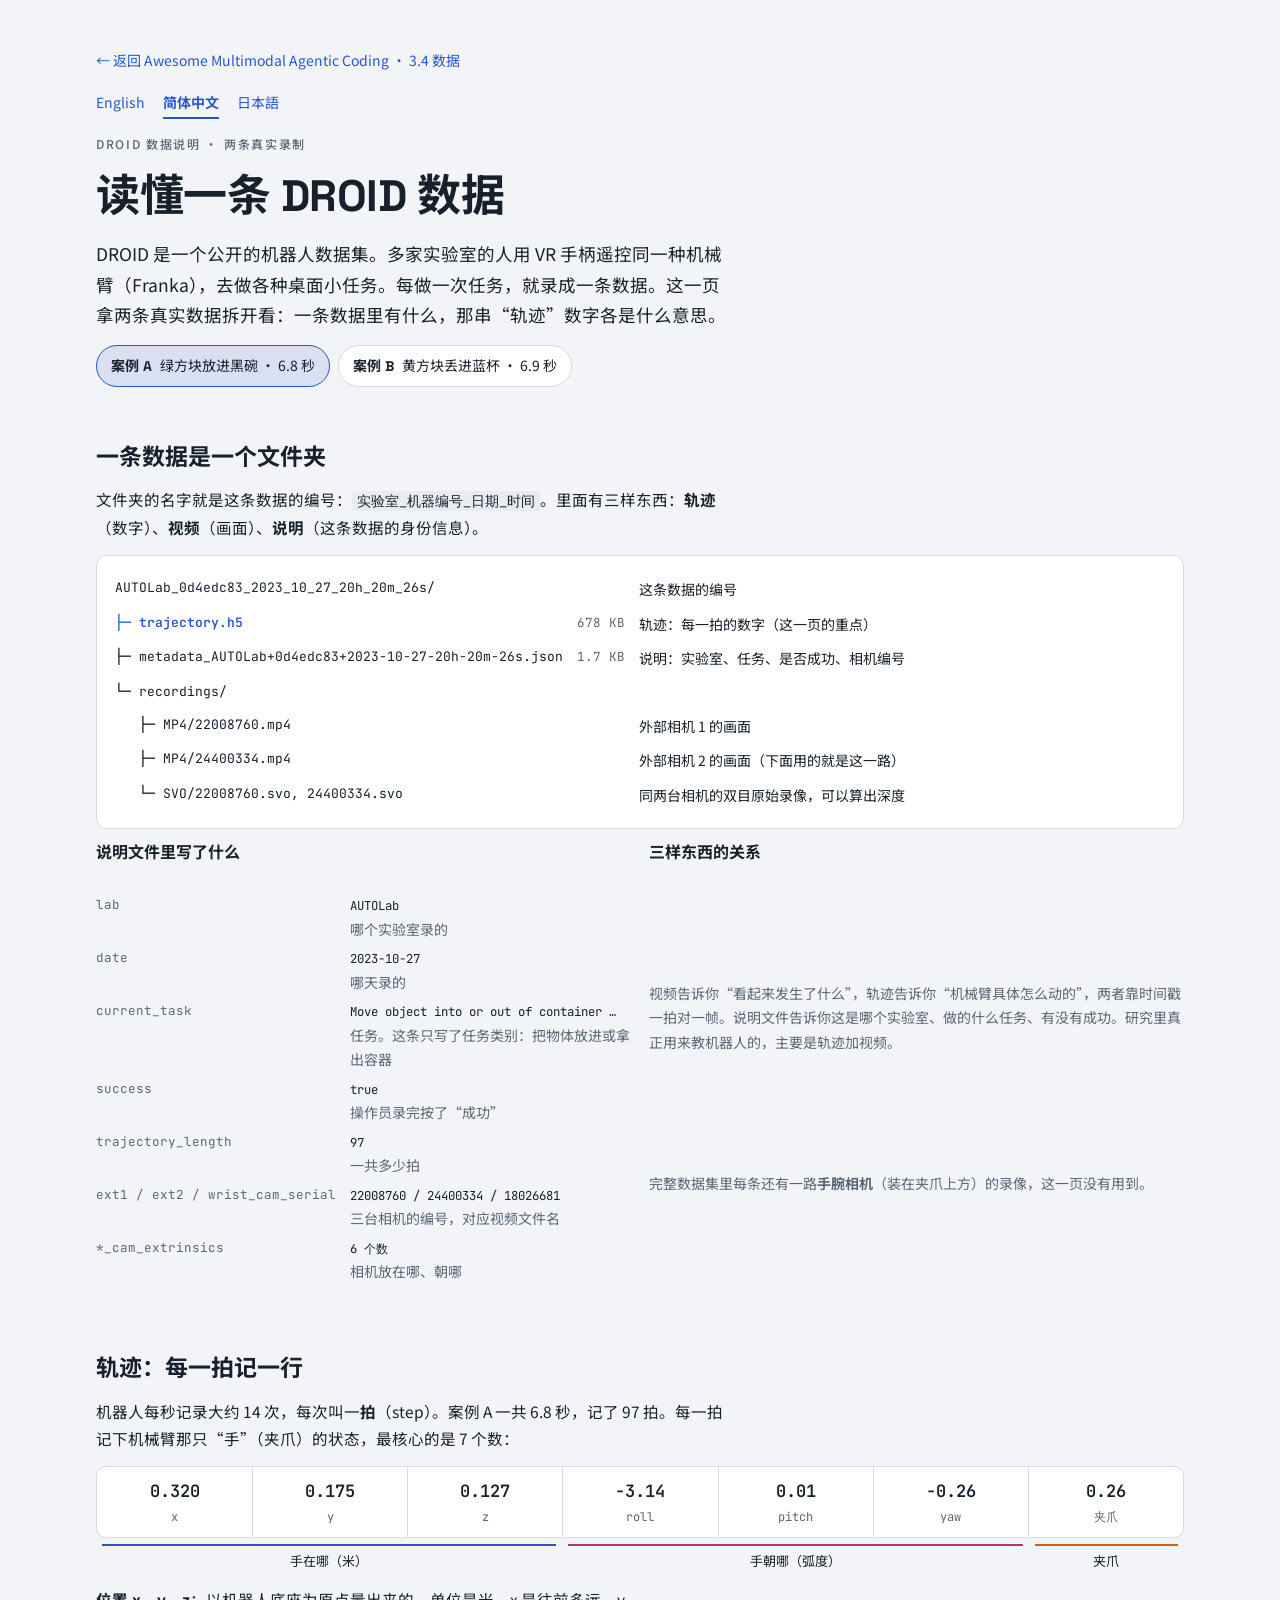
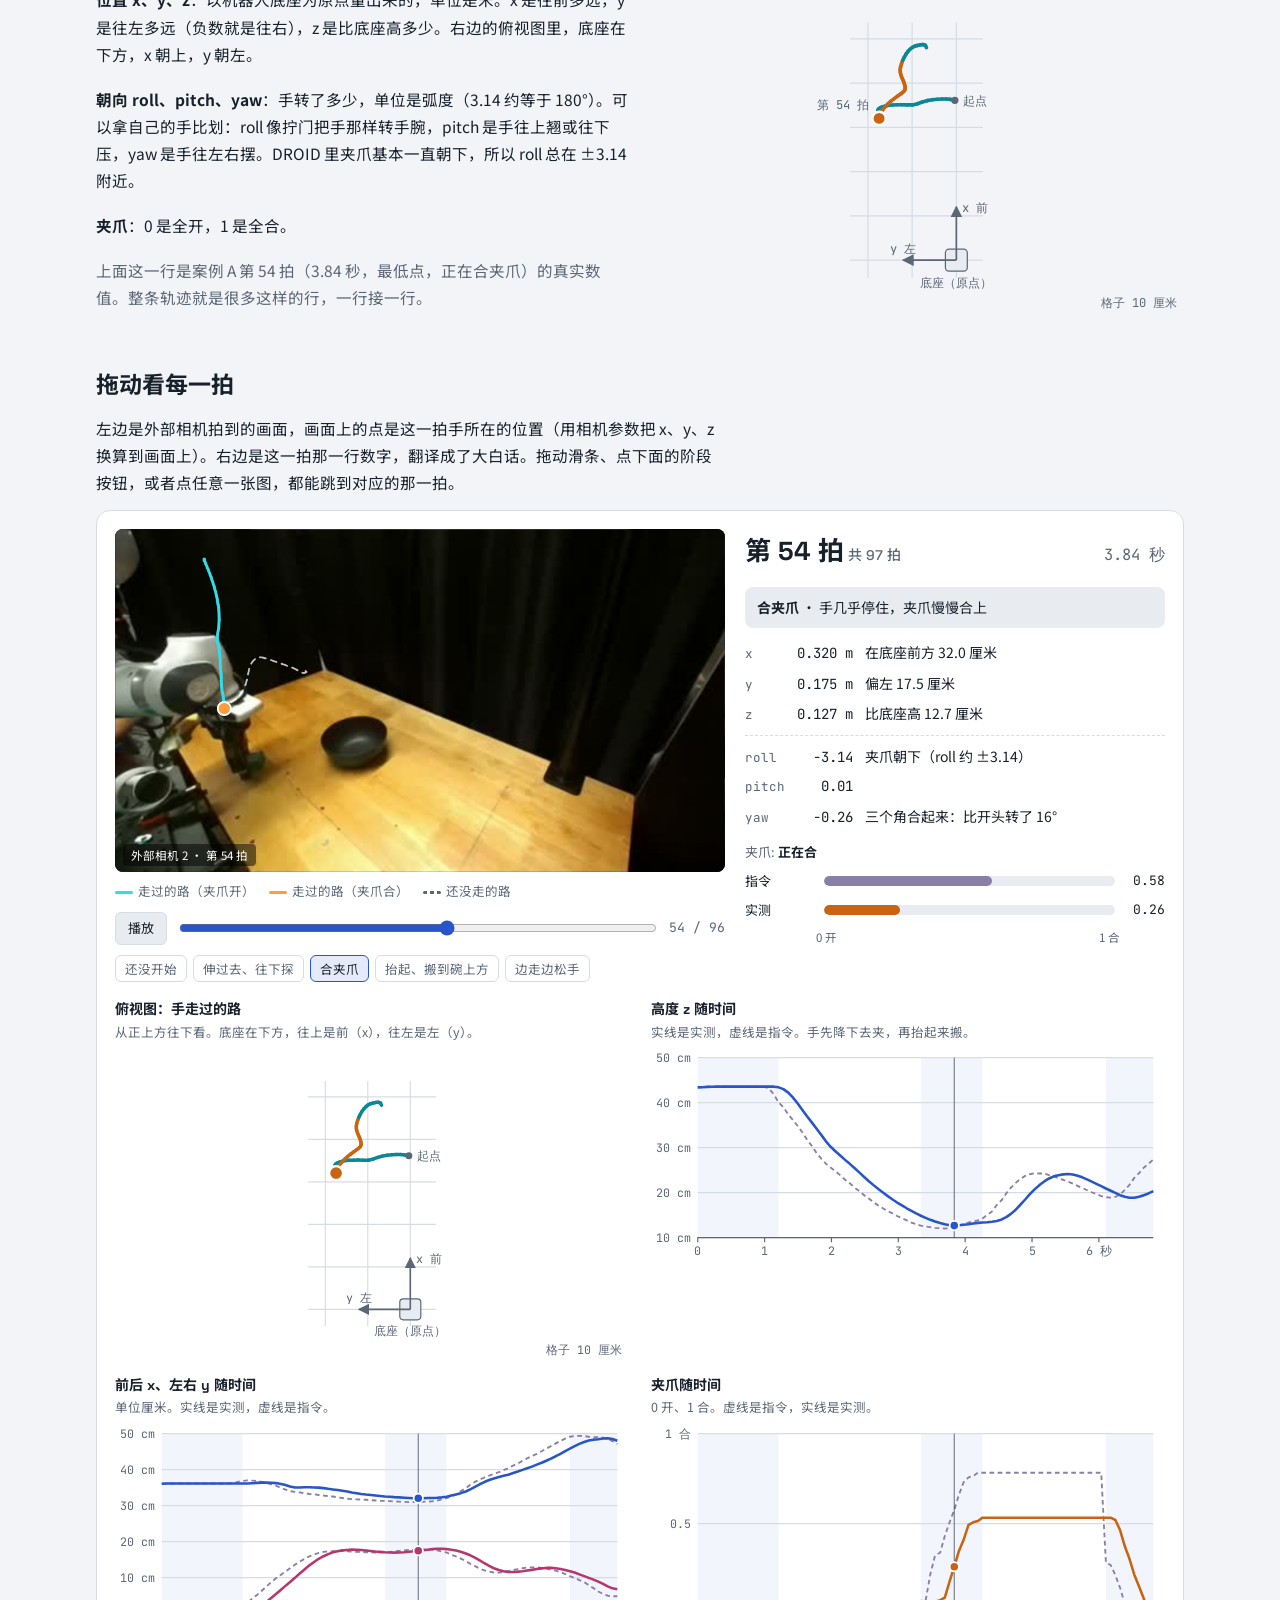
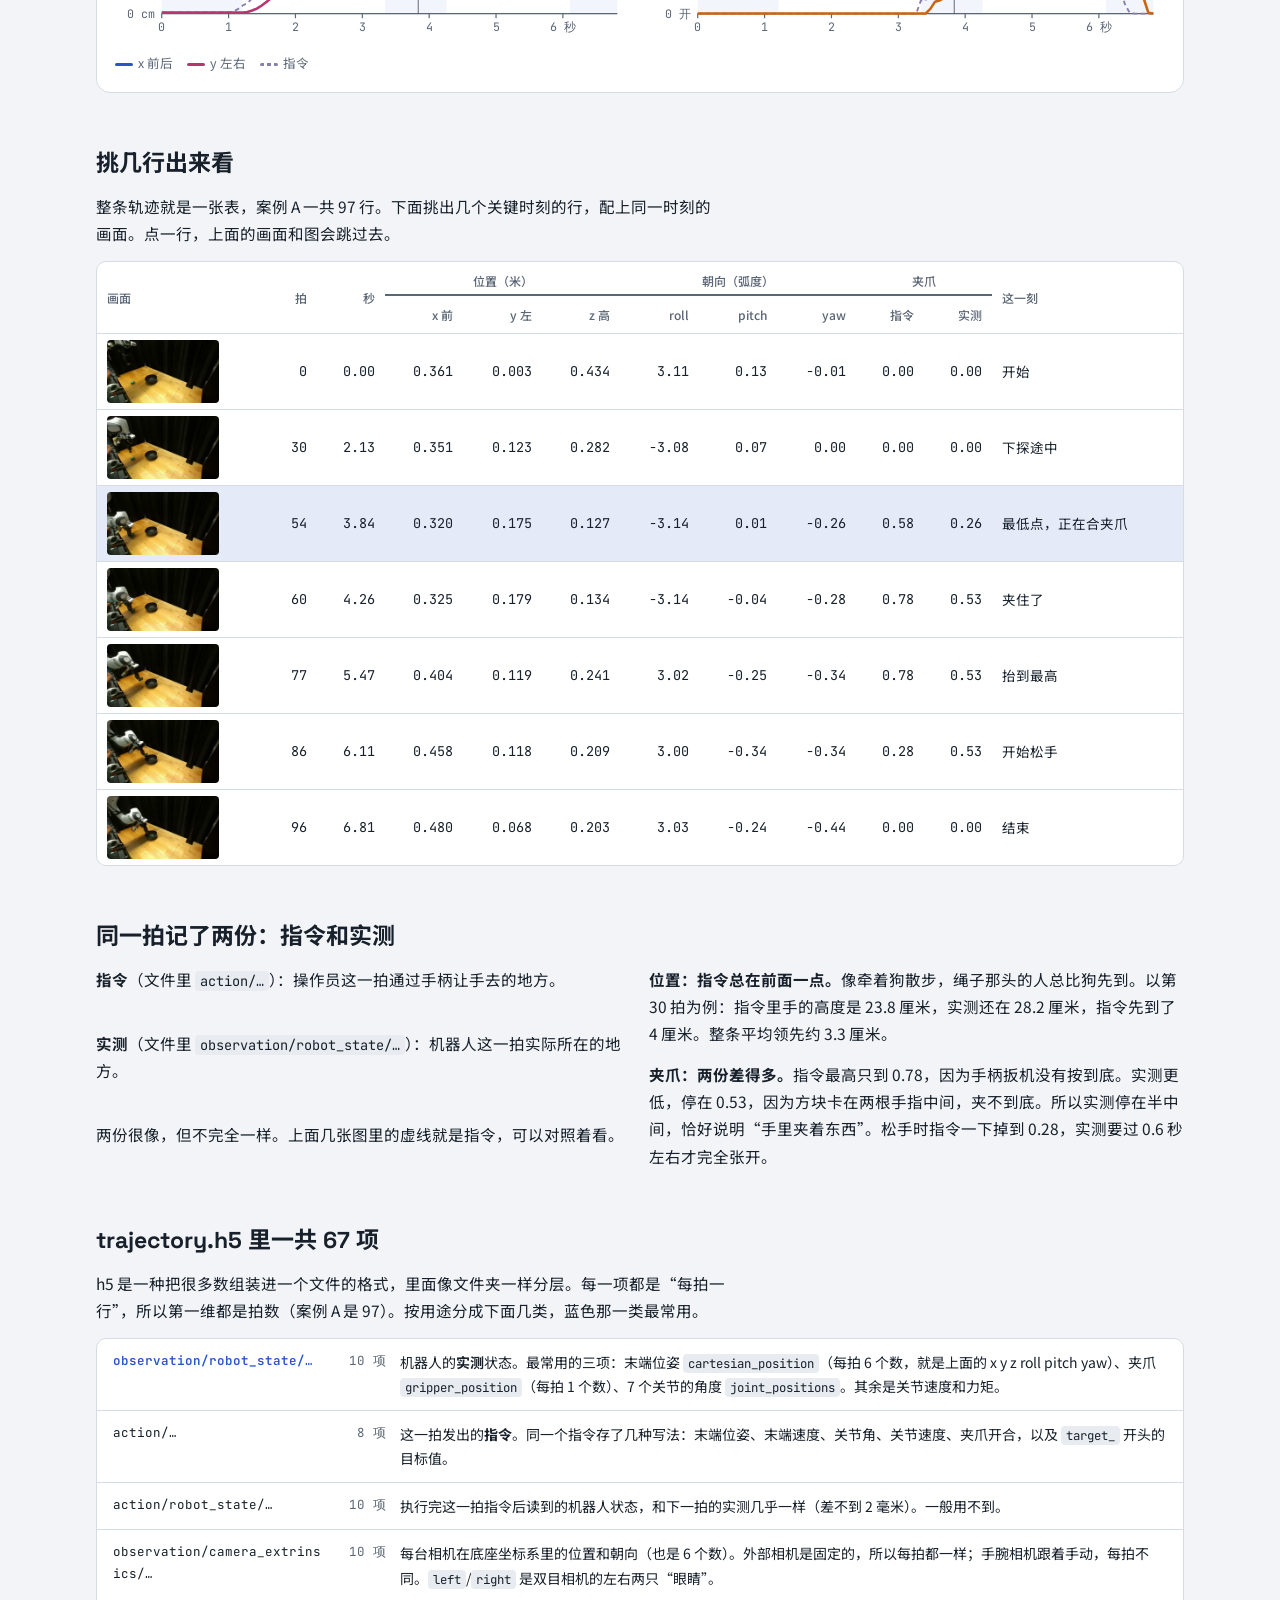
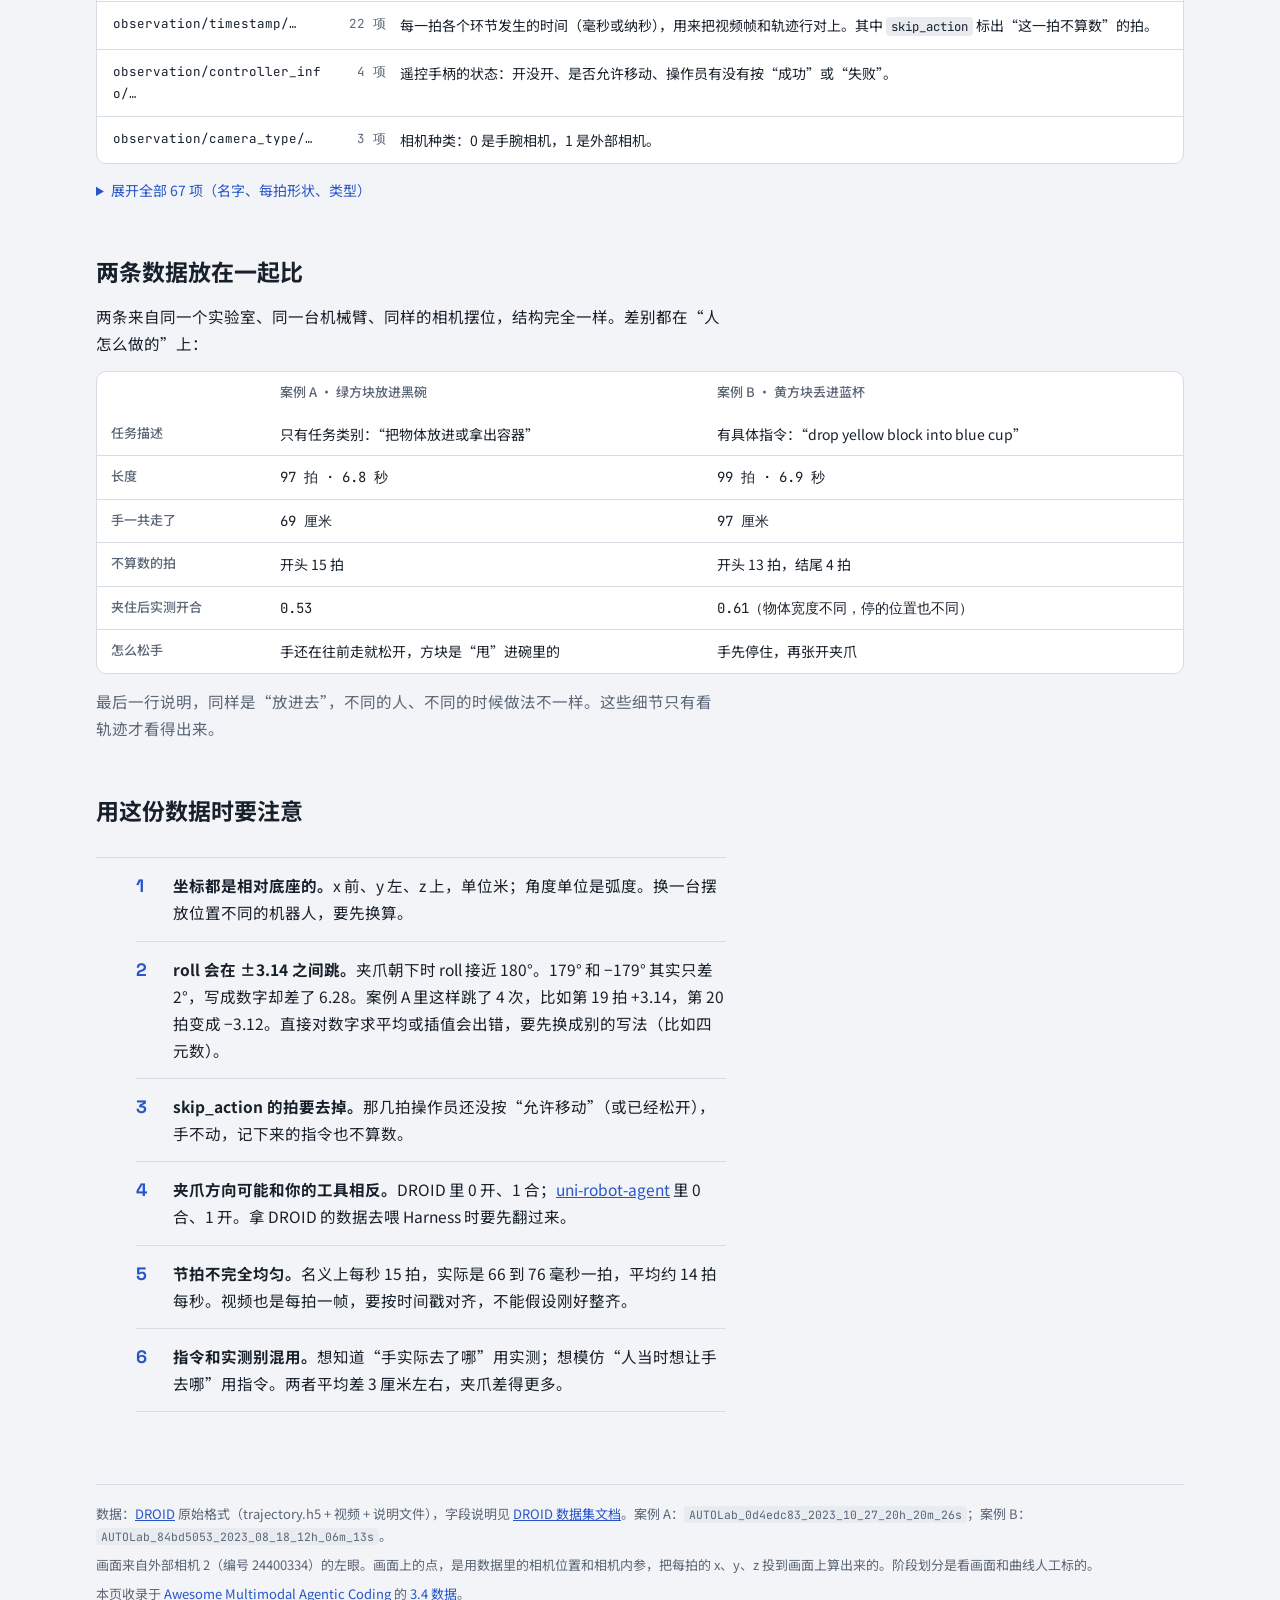
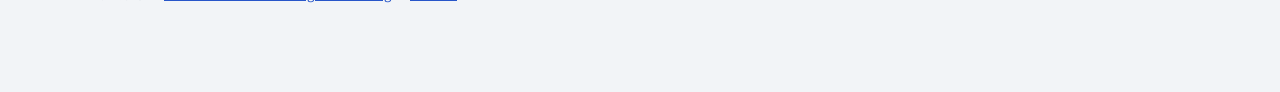
<file: stage3/droid-data/index.html>
<!DOCTYPE html>

<html lang="zh-CN">
<head>
<meta charset="utf-8"/>
<meta content="width=device-width,initial-scale=1,viewport-fit=cover" name="viewport"/>
<title>读懂一条 DROID 数据</title>
<meta content="拿两条真实的 DROID 机器人数据拆开看：一条数据里有什么，轨迹里的数字各是什么意思。" name="description"/>
<link href="https://fonts.googleapis.com" rel="preconnect"/>
<link crossorigin="" href="https://fonts.gstatic.com" rel="preconnect"/>
<link href="https://fonts.googleapis.com/css2?family=JetBrains+Mono:wght@400;600&amp;family=Noto+Sans+SC:wght@400;500;700&amp;family=Space+Grotesk:wght@500;700&amp;display=swap" rel="stylesheet"/>
<link href="styles.css" rel="stylesheet"/>
<link href="index.html" hreflang="zh-CN" rel="alternate"/><link href="index.en.html" hreflang="en" rel="alternate"/><link href="index.ja.html" hreflang="ja" rel="alternate"/></head>
<body>
<div class="wrap">
<header class="stack">
<nav class="back"><a href="https://github.com/jiangjin1999/awesome-multimodal-agentic-coding/blob/main/README.zh-CN.md#s3-4">← 返回 Awesome Multimodal Agentic Coding · 3.4 数据</a></nav><nav aria-label="选择语言" class="languages"><a href="index.en.html" hreflang="en" lang="en">English</a><a aria-current="page" href="index.html" hreflang="zh-CN" lang="zh-CN">简体中文</a><a href="index.ja.html" hreflang="ja" lang="ja">日本語</a></nav>
<div class="eyebrow">DROID 数据说明 · 两条真实录制</div>
<h1>读懂一条 DROID 数据</h1>
<p class="lead">DROID 是一个公开的机器人数据集。多家实验室的人用 VR 手柄遥控同一种机械臂（Franka），去做各种桌面小任务。每做一次任务，就录成一条数据。这一页拿两条真实数据拆开看：一条数据里有什么，那串“轨迹”数字各是什么意思。</p>
<div aria-label="选择案例" class="switch" role="group">
<button aria-pressed="true" data-case="A" id="btn-A"><b>案例 A</b><span>绿方块放进黑碗 · 6.8 秒</span></button>
<button aria-pressed="false" data-case="B" id="btn-B"><b>案例 B</b><span>黄方块丢进蓝杯 · 6.9 秒</span></button>
</div>
</header>
<section class="stack">
<h2>一条数据是一个文件夹</h2>
<p class="prose">文件夹的名字就是这条数据的编号：<code>实验室_机器编号_日期_时间</code>。里面有三样东西：<b>轨迹</b>（数字）、<b>视频</b>（画面）、<b>说明</b>（这条数据的身份信息）。</p>
<div class="tree"><table id="tree"></table></div>
<div class="cols">
<div class="stack">
<h3>说明文件里写了什么</h3>
<dl class="kv" id="meta"></dl>
</div>
<div class="stack">
<h3>三样东西的关系</h3>
<p class="muted" style="font-size:14px">视频告诉你“看起来发生了什么”，轨迹告诉你“机械臂具体怎么动的”，两者靠时间戳一拍对一帧。说明文件告诉你这是哪个实验室、做的什么任务、有没有成功。研究里真正用来教机器人的，主要是轨迹加视频。</p>
<p class="muted" style="font-size:14px">完整数据集里每条还有一路<b>手腕相机</b>（装在夹爪上方）的录像，这一页没有用到。</p>
</div>
</div>
</section>
<section class="stack">
<h2>轨迹：每一拍记一行</h2>
<div class="prose stack">
<p>机器人每秒记录大约 14 次，每次叫一<b>拍</b>（step）。<span id="intro-len"></span>每一拍记下机械臂那只“手”（夹爪）的状态，最核心的是 7 个数：</p>
</div>
<div>
<div class="row7" id="row7"></div>
<div class="groups7"><div>手在哪（米）</div><div>手朝哪（弧度）</div><div>夹爪</div></div>
</div>
<div class="cols">
<div class="stack prose">
<p><b>位置 x、y、z</b>：以机器人底座为原点量出来的，单位是米。x 是往前多远，y 是往左多远（负数就是往右），z 是比底座高多少。右边的俯视图里，底座在下方，x 朝上，y 朝左。</p>
<p><b>朝向 roll、pitch、yaw</b>：手转了多少，单位是弧度（3.14 约等于 180°）。可以拿自己的手比划：roll 像拧门把手那样转手腕，pitch 是手往上翘或往下压，yaw 是手往左右摆。DROID 里夹爪基本一直朝下，所以 roll 总在 ±3.14 附近。</p>
<p><b>夹爪</b>：0 是全开，1 是全合。</p>
<p class="muted">上面这一行是<span id="row7-when"></span>的真实数值。整条轨迹就是很多这样的行，一行接一行。</p>
</div>
<div class="chart" id="topview-static"></div>
</div>
</section>
<section class="stack" id="viewer">
<div class="stack prose">
<h2>拖动看每一拍</h2>
<p>左边是外部相机拍到的画面，画面上的点是这一拍手所在的位置（用相机参数把 x、y、z 换算到画面上）。右边是这一拍那一行数字，翻译成了大白话。拖动滑条、点下面的阶段按钮，或者点任意一张图，都能跳到对应的那一拍。</p>
</div>
<div class="panel">
<div class="panel-top">
<div>
<div class="frame"><canvas aria-label="外部相机画面与手的轨迹" height="576" id="cv" width="1024"></canvas><span class="cap" id="cap"></span></div>
<div class="legend">
<span><i style="background:var(--ov-open)"></i>走过的路（夹爪开）</span>
<span><i style="background:var(--ov-closed)"></i>走过的路（夹爪合）</span>
<span><i style="background:repeating-linear-gradient(90deg,var(--muted) 0 4px,transparent 4px 7px)"></i>还没走的路</span>
</div>
<div class="ctl">
<button id="play" type="button">播放</button>
<input aria-label="选择第几拍" id="slider" max="96" min="0" type="range" value="0"/>
<span class="num" id="slabel"></span>
</div>
<div class="phases" id="phases"></div>
</div>
<div class="now">
<div class="now-head"><div class="big" id="now-step"></div><div class="num muted" id="now-time"></div></div>
<div class="phase-box" id="now-phase"></div>
<div class="decode" id="decode"></div>
<div class="bars" id="bars"></div>
</div>
</div>
<div class="charts">
<div class="chart"><h3>俯视图：手走过的路</h3><p>从正上方往下看。底座在下方，往上是前（x），往左是左（y）。</p><div id="c-top"></div></div>
<div class="chart"><h3>高度 z 随时间</h3><p>实线是实测，虚线是指令。手先降下去夹，再抬起来搬。</p><div id="c-z"></div></div>
<div class="chart"><h3>前后 x、左右 y 随时间</h3><p>单位厘米。实线是实测，虚线是指令。</p><div id="c-xy"></div></div>
<div class="chart"><h3>夹爪随时间</h3><p>0 开、1 合。虚线是指令，实线是实测。</p><div id="c-g"></div></div>
</div>
</div>
</section>
<section class="stack">
<h2>挑几行出来看</h2>
<p class="prose">整条轨迹就是一张表，<span id="tbl-len"></span>。下面挑出几个关键时刻的行，配上同一时刻的画面。点一行，上面的画面和图会跳过去。</p>
<div class="tbl"><table>
<thead>
<tr><th class="l" rowspan="2">画面</th><th rowspan="2">拍</th><th rowspan="2">秒</th>
<th class="grp" colspan="3">位置（米）</th><th class="grp" colspan="3">朝向（弧度）</th><th class="grp" colspan="2">夹爪</th><th class="l" rowspan="2">这一刻</th></tr>
<tr><th>x 前</th><th>y 左</th><th>z 高</th><th>roll</th><th>pitch</th><th>yaw</th><th>指令</th><th>实测</th></tr>
</thead>
<tbody id="keys"></tbody>
</table></div>
</section>
<section class="stack">
<h2>同一拍记了两份：指令和实测</h2>
<div class="cols">
<div class="stack prose">
<p><b>指令</b>（文件里 <code>action/…</code>）：操作员这一拍通过手柄让手去的地方。</p>
<p><b>实测</b>（文件里 <code>observation/robot_state/…</code>）：机器人这一拍实际所在的地方。</p>
<p>两份很像，但不完全一样。上面几张图里的虚线就是指令，可以对照着看。</p>
</div>
<div class="stack prose">
<p><b>位置：指令总在前面一点。</b>像牵着狗散步，绳子那头的人总比狗先到。<span id="lead-text"></span></p>
<p><b>夹爪：两份差得多。</b><span id="grip-text"></span></p>
</div>
</div>
</section>
<section class="stack">
<h2>trajectory.h5 里一共 67 项</h2>
<p class="prose">h5 是一种把很多数组装进一个文件的格式，里面像文件夹一样分层。每一项都是“每拍一行”，所以第一维都是拍数（案例 A 是 97）。按用途分成下面几类，蓝色那一类最常用。</p>
<div class="fg">
<div class="star"><span class="p">observation/robot_state/…</span><span class="n">10 项</span><span>机器人的<b>实测</b>状态。最常用的三项：末端位姿 <code>cartesian_position</code>（每拍 6 个数，就是上面的 x y z roll pitch yaw）、夹爪 <code>gripper_position</code>（每拍 1 个数）、7 个关节的角度 <code>joint_positions</code>。其余是关节速度和力矩。</span></div>
<div><span class="p">action/…</span><span class="n">8 项</span><span>这一拍发出的<b>指令</b>。同一个指令存了几种写法：末端位姿、末端速度、关节角、关节速度、夹爪开合，以及 <code>target_</code> 开头的目标值。</span></div>
<div><span class="p">action/robot_state/…</span><span class="n">10 项</span><span>执行完这一拍指令后读到的机器人状态，和下一拍的实测几乎一样（差不到 2 毫米）。一般用不到。</span></div>
<div><span class="p">observation/camera_extrinsics/…</span><span class="n">10 项</span><span>每台相机在底座坐标系里的位置和朝向（也是 6 个数）。外部相机是固定的，所以每拍都一样；手腕相机跟着手动，每拍不同。<code>left</code>/<code>right</code> 是双目相机的左右两只“眼睛”。</span></div>
<div><span class="p">observation/timestamp/…</span><span class="n">22 项</span><span>每一拍各个环节发生的时间（毫秒或纳秒），用来把视频帧和轨迹行对上。其中 <code>skip_action</code> 标出“这一拍不算数”的拍。</span></div>
<div><span class="p">observation/controller_info/…</span><span class="n">4 项</span><span>遥控手柄的状态：开没开、是否允许移动、操作员有没有按“成功”或“失败”。</span></div>
<div><span class="p">observation/camera_type/…</span><span class="n">3 项</span><span>相机种类：0 是手腕相机，1 是外部相机。</span></div>
</div>
<details><summary>展开全部 67 项（名字、每拍形状、类型）</summary><div class="flist"><table id="flist"></table></div></details>
</section>
<section class="stack">
<h2>两条数据放在一起比</h2>
<p class="prose">两条来自同一个实验室、同一台机械臂、同样的相机摆位，结构完全一样。差别都在“人怎么做的”上：</p>
<div class="compare"><table>
<thead><tr><th></th><th>案例 A · 绿方块放进黑碗</th><th>案例 B · 黄方块丢进蓝杯</th></tr></thead>
<tbody>
<tr><th>任务描述</th><td>只有任务类别：“把物体放进或拿出容器”</td><td>有具体指令：“drop yellow block into blue cup”</td></tr>
<tr><th>长度</th><td class="num">97 拍 · 6.8 秒</td><td class="num">99 拍 · 6.9 秒</td></tr>
<tr><th>手一共走了</th><td class="num">69 厘米</td><td class="num">97 厘米</td></tr>
<tr><th>不算数的拍</th><td>开头 15 拍</td><td>开头 13 拍，结尾 4 拍</td></tr>
<tr><th>夹住后实测开合</th><td class="num">0.53</td><td class="num">0.61（物体宽度不同，停的位置也不同）</td></tr>
<tr><th>怎么松手</th><td>手还在往前走就松开，方块是“甩”进碗里的</td><td>手先停住，再张开夹爪</td></tr>
</tbody>
</table></div>
<p class="prose muted">最后一行说明，同样是“放进去”，不同的人、不同的时候做法不一样。这些细节只有看轨迹才看得出来。</p>
</section>
<section class="stack">
<h2>用这份数据时要注意</h2>
<ol class="notes prose">
<li><span><b>坐标都是相对底座的。</b>x 前、y 左、z 上，单位米；角度单位是弧度。换一台摆放位置不同的机器人，要先换算。</span></li>
<li><span><b>roll 会在 ±3.14 之间跳。</b>夹爪朝下时 roll 接近 180°。179° 和 −179° 其实只差 2°，写成数字却差了 6.28。案例 A 里这样跳了 4 次，比如第 19 拍 +3.14，第 20 拍变成 −3.12。直接对数字求平均或插值会出错，要先换成别的写法（比如四元数）。</span></li>
<li><span><b>skip_action 的拍要去掉。</b>那几拍操作员还没按“允许移动”（或已经松开），手不动，记下来的指令也不算数。</span></li>
<li><span><b>夹爪方向可能和你的工具相反。</b>DROID 里 0 开、1 合；<a href="https://github.com/Open-RUA/uni-robot-agent">uni-robot-agent</a> 里 0 合、1 开。拿 DROID 的数据去喂 Harness 时要先翻过来。</span></li>
<li><span><b>节拍不完全均匀。</b>名义上每秒 15 拍，实际是 66 到 76 毫秒一拍，平均约 14 拍每秒。视频也是每拍一帧，要按时间戳对齐，不能假设刚好整齐。</span></li>
<li><span><b>指令和实测别混用。</b>想知道“手实际去了哪”用实测；想模仿“人当时想让手去哪”用指令。两者平均差 3 厘米左右，夹爪差得更多。</span></li>
</ol>
</section>
<footer class="foot">
<p>数据：<a href="https://droid-dataset.github.io/">DROID</a> 原始格式（trajectory.h5 + 视频 + 说明文件），字段说明见 <a href="https://droid-dataset.github.io/droid/the-droid-dataset">DROID 数据集文档</a>。案例 A：<code>AUTOLab_0d4edc83_2023_10_27_20h_20m_26s</code>；案例 B：<code>AUTOLab_84bd5053_2023_08_18_12h_06m_13s</code>。</p>
<p>画面来自外部相机 2（编号 24400334）的左眼。画面上的点，是用数据里的相机位置和相机内参，把每拍的 x、y、z 投到画面上算出来的。阶段划分是看画面和曲线人工标的。</p>
<p>本页收录于 <a href="https://github.com/jiangjin1999/awesome-multimodal-agentic-coding">Awesome Multimodal Agentic Coding</a> 的 <a href="https://github.com/jiangjin1999/awesome-multimodal-agentic-coding/blob/main/README.zh-CN.md#s3-4">3.4 数据</a>。</p>
<p id="status"></p>
</footer>
</div>
<script src="i18n.js"></script>
<script src="app.js"></script>
</body>
</html>
</file>
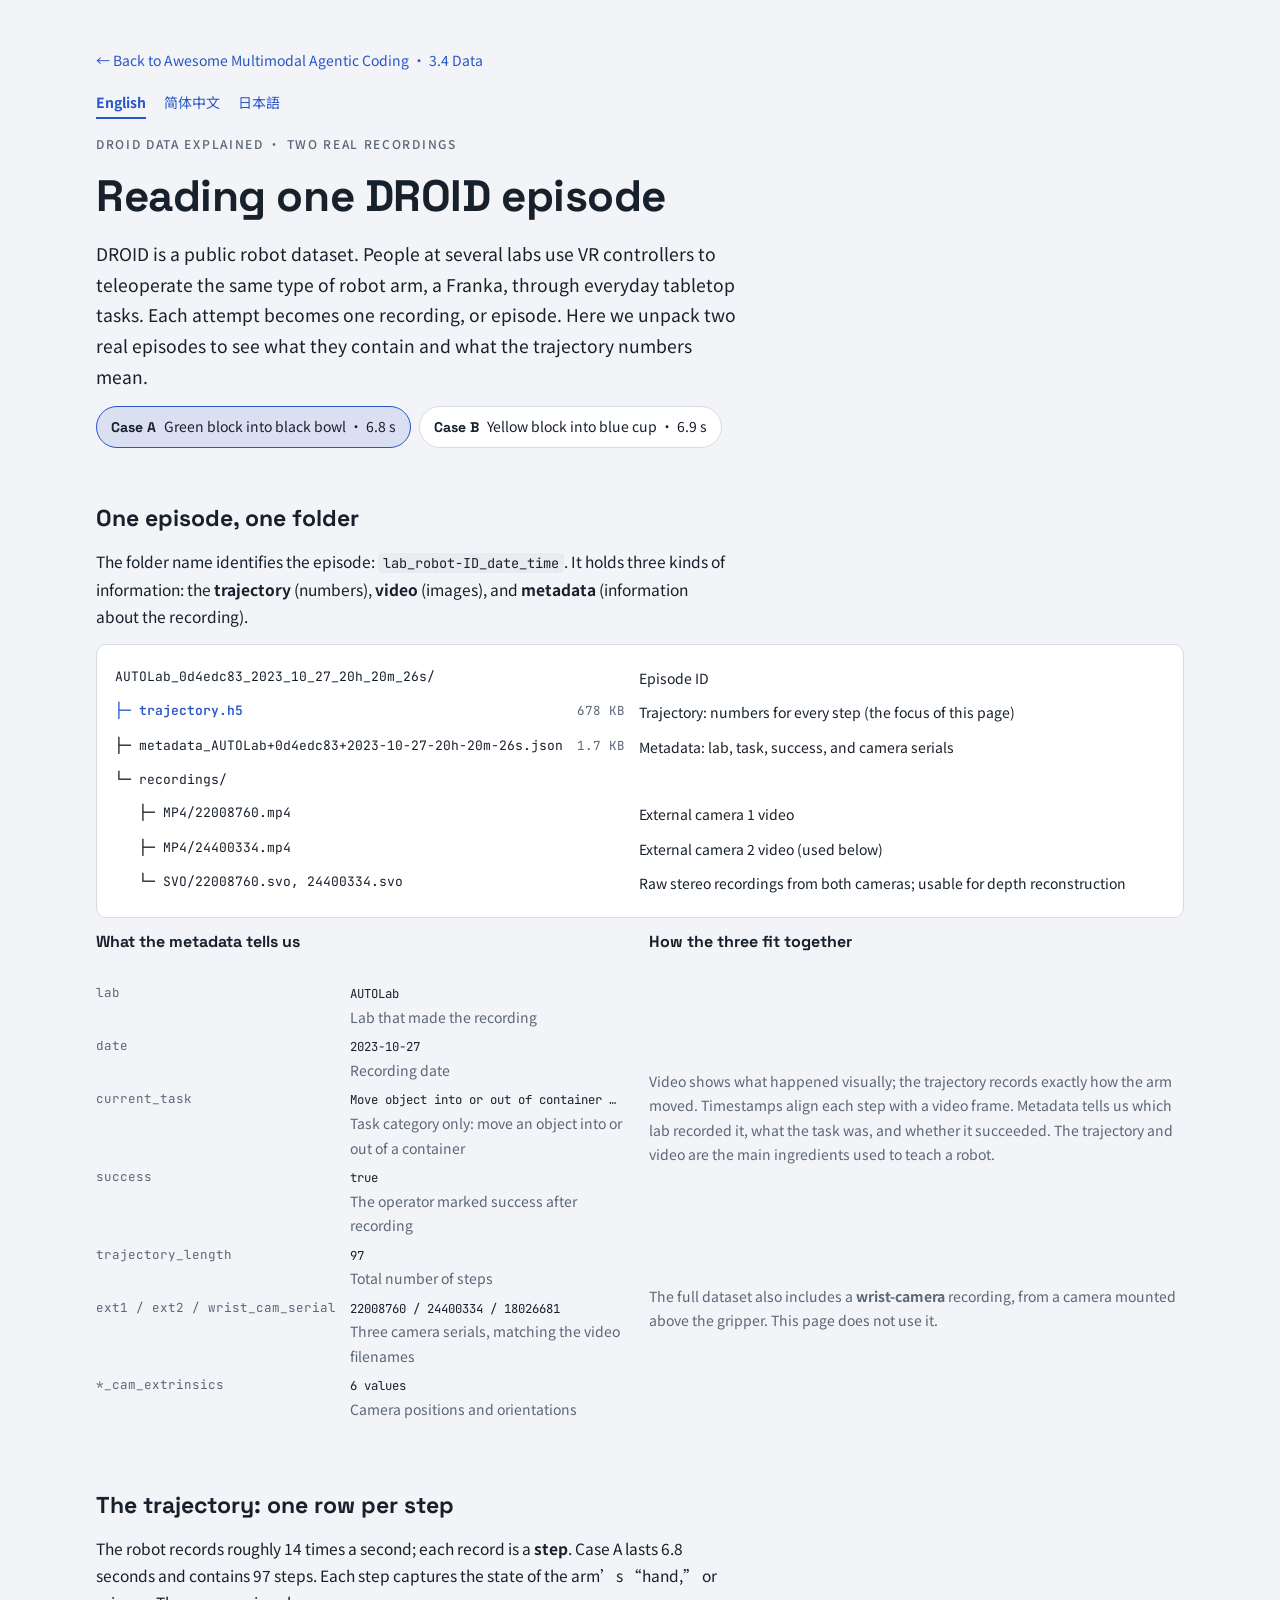
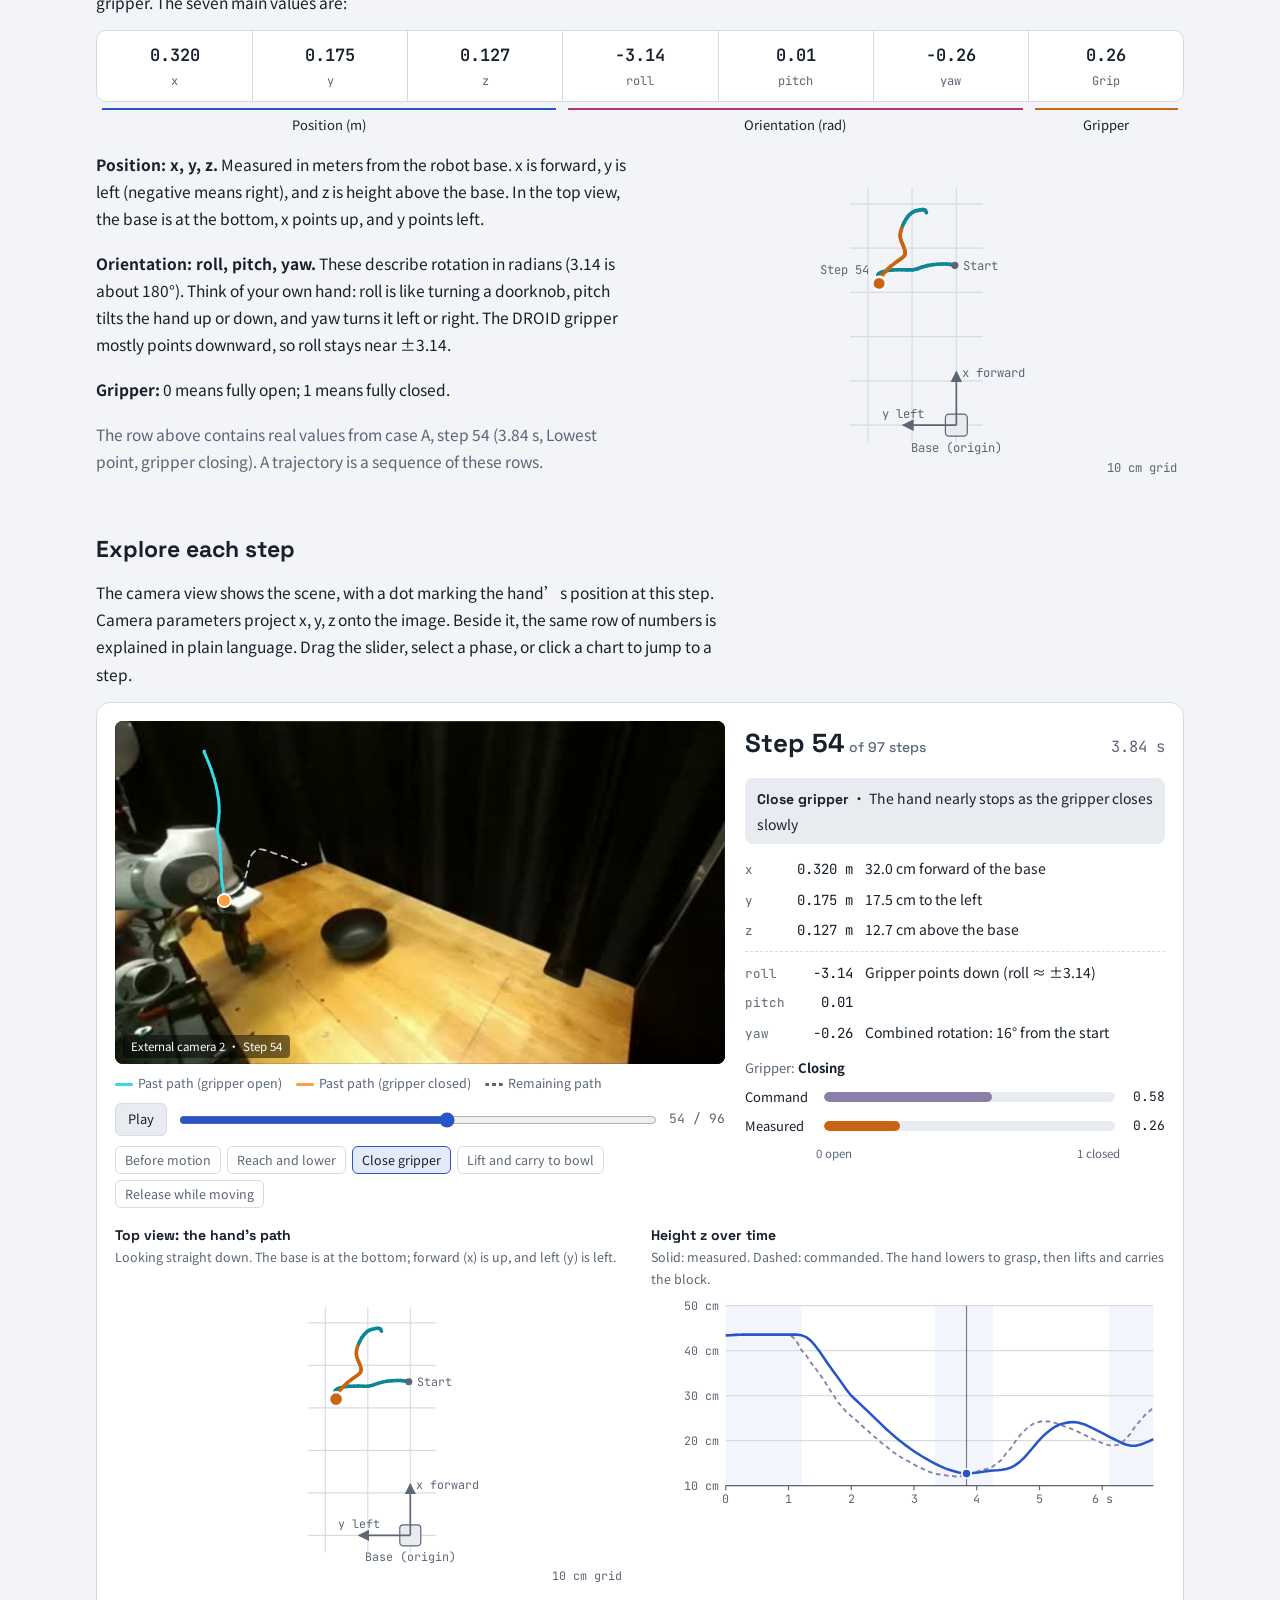
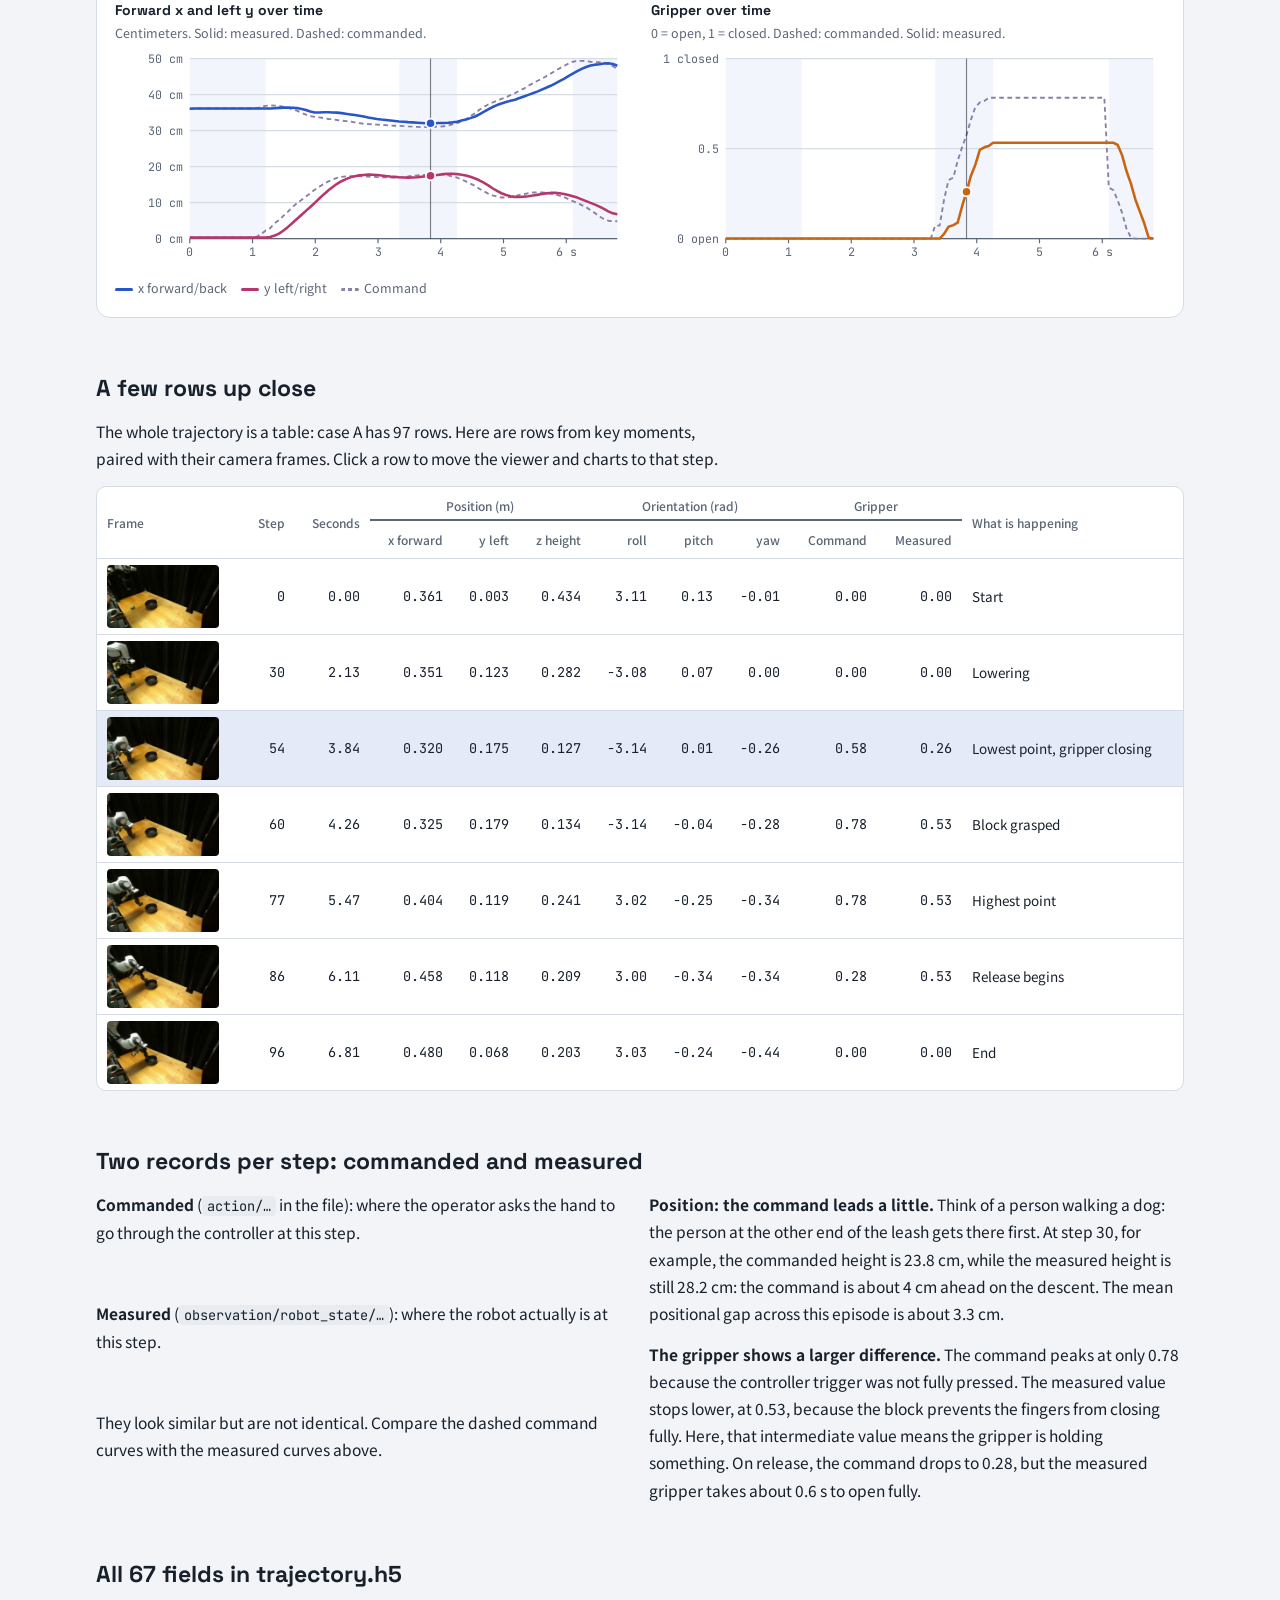
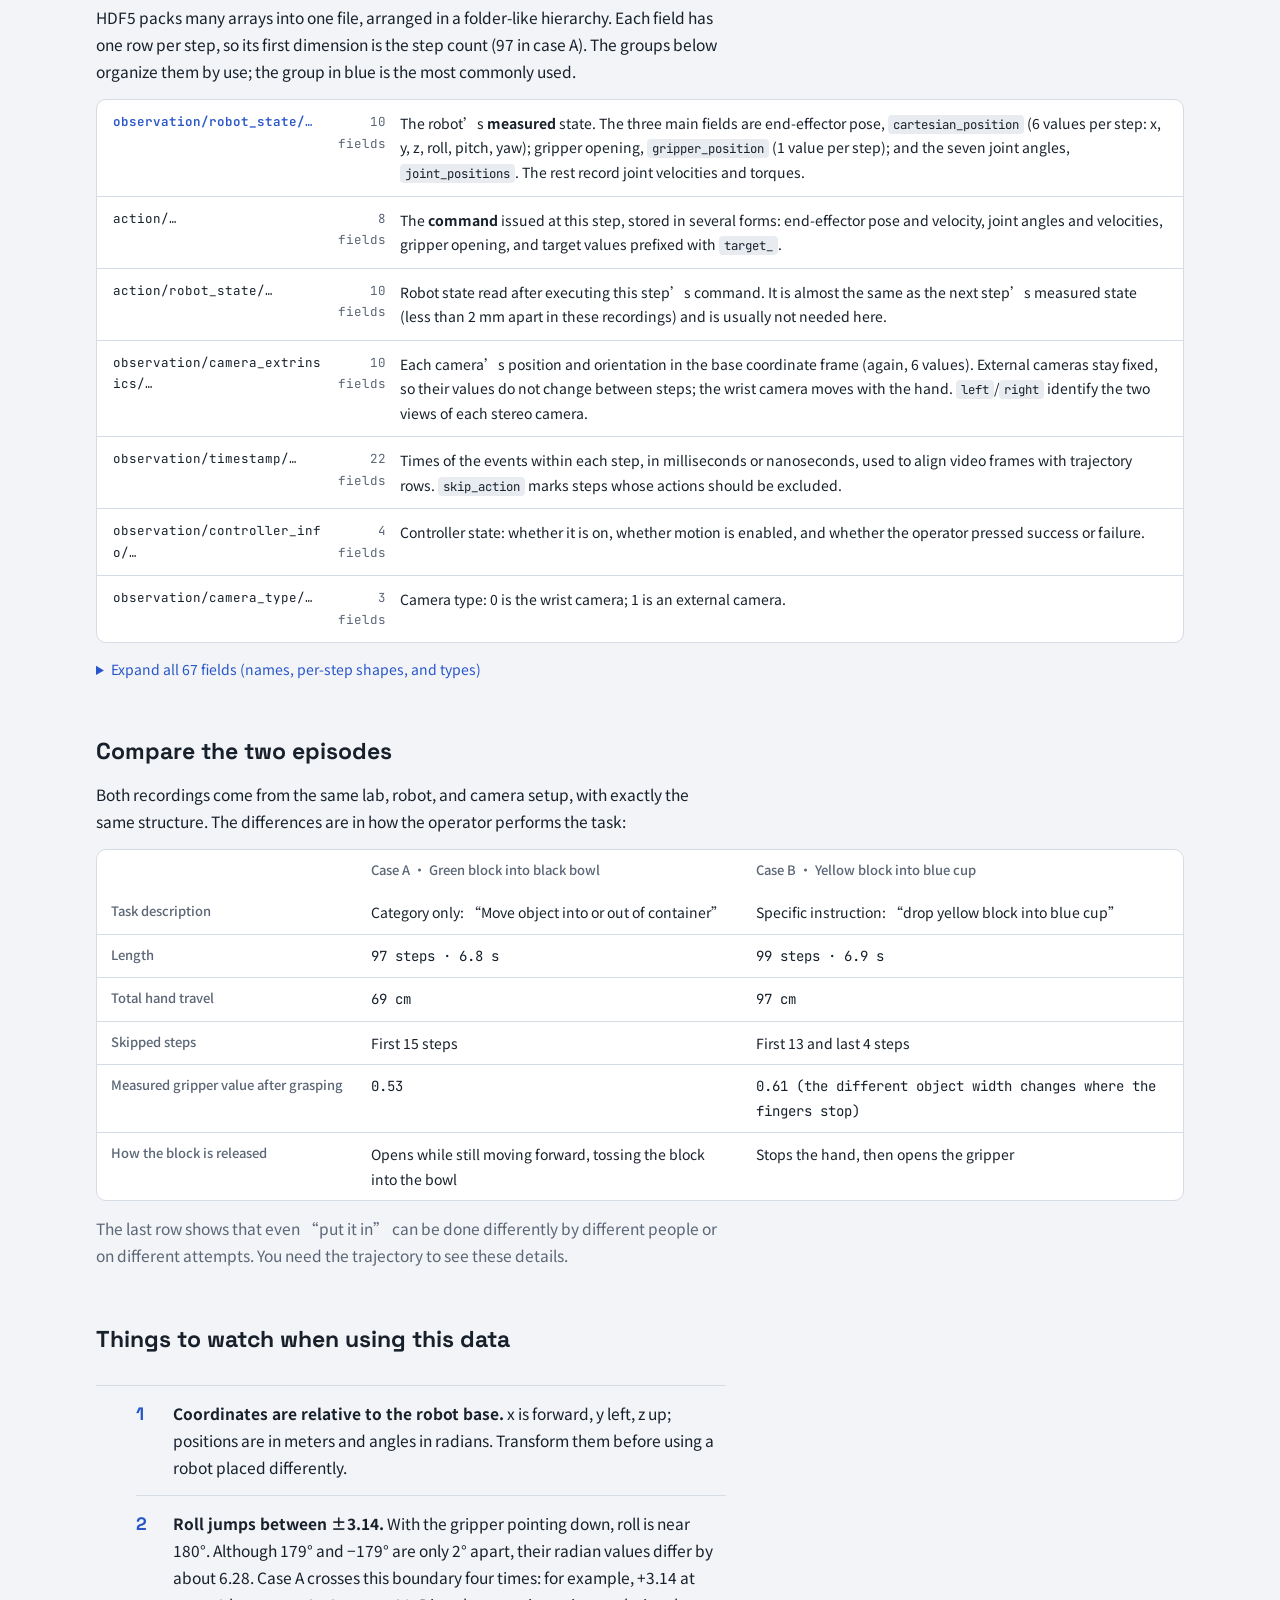
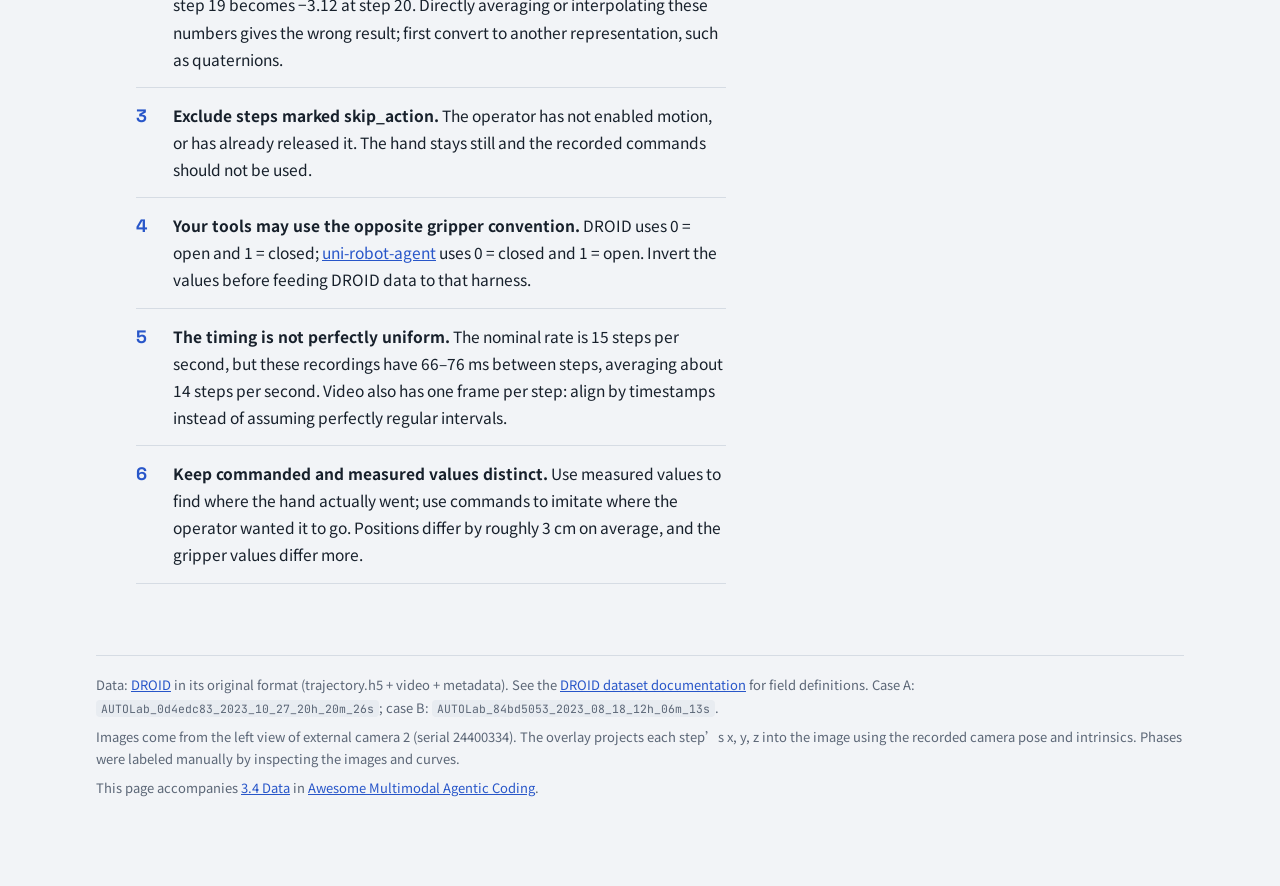
<file: stage3/droid-data/index.en.html>
<!DOCTYPE html>

<html lang="en">
<head>
<meta charset="utf-8"/>
<meta content="width=device-width,initial-scale=1,viewport-fit=cover" name="viewport"/>
<title>Reading one DROID episode</title>
<meta content="Explore two real DROID robot episodes: their files, camera frames, trajectories, and what each recorded number means." name="description"/>
<link href="https://fonts.googleapis.com" rel="preconnect"/>
<link crossorigin="" href="https://fonts.gstatic.com" rel="preconnect"/>
<link href="https://fonts.googleapis.com/css2?family=JetBrains+Mono:wght@400;600&amp;family=Noto+Sans+SC:wght@400;500;700&amp;family=Space+Grotesk:wght@500;700&amp;display=swap" rel="stylesheet"/>
<link href="styles.css" rel="stylesheet"/>
<link href="index.html" hreflang="zh-CN" rel="alternate"/><link href="index.en.html" hreflang="en" rel="alternate"/><link href="index.ja.html" hreflang="ja" rel="alternate"/></head>
<body>
<div class="wrap">
<header class="stack">
<nav class="back"><a href="https://github.com/jiangjin1999/awesome-multimodal-agentic-coding/blob/main/README.md#s3-4">← Back to Awesome Multimodal Agentic Coding · 3.4 Data</a></nav><nav aria-label="Choose language" class="languages"><a aria-current="page" href="index.en.html" hreflang="en" lang="en">English</a><a href="index.html" hreflang="zh-CN" lang="zh-CN">简体中文</a><a href="index.ja.html" hreflang="ja" lang="ja">日本語</a></nav>
<div class="eyebrow">DROID data explained · Two real recordings</div>
<h1>Reading one DROID episode</h1>
<p class="lead">DROID is a public robot dataset. People at several labs use VR controllers to teleoperate the same type of robot arm, a Franka, through everyday tabletop tasks. Each attempt becomes one recording, or episode. Here we unpack two real episodes to see what they contain and what the trajectory numbers mean.</p>
<div aria-label="Choose a case" class="switch" role="group">
<button aria-pressed="true" data-case="A" id="btn-A"><b>Case A</b><span>Green block into black bowl · 6.8 s</span></button>
<button aria-pressed="false" data-case="B" id="btn-B"><b>Case B</b><span>Yellow block into blue cup · 6.9 s</span></button>
</div>
</header>
<section class="stack">
<h2>One episode, one folder</h2>
<p class="prose">The folder name identifies the episode: <code>lab_robot-ID_date_time</code>. It holds three kinds of information: the <b>trajectory</b> (numbers), <b>video</b> (images), and <b>metadata</b> (information about the recording).</p>
<div class="tree"><table id="tree"></table></div>
<div class="cols">
<div class="stack">
<h3>What the metadata tells us</h3>
<dl class="kv" id="meta"></dl>
</div>
<div class="stack">
<h3>How the three fit together</h3>
<p class="muted" style="font-size:14px">Video shows what happened visually; the trajectory records exactly how the arm moved. Timestamps align each step with a video frame. Metadata tells us which lab recorded it, what the task was, and whether it succeeded. The trajectory and video are the main ingredients used to teach a robot.</p>
<p class="muted" style="font-size:14px">The full dataset also includes a <b>wrist-camera</b> recording, from a camera mounted above the gripper. This page does not use it.</p>
</div>
</div>
</section>
<section class="stack">
<h2>The trajectory: one row per step</h2>
<div class="prose stack">
<p>The robot records roughly 14 times a second; each record is a <b>step</b>. <span id="intro-len"></span> Each step captures the state of the arm’s “hand,” or gripper. The seven main values are:</p>
</div>
<div>
<div class="row7" id="row7"></div>
<div class="groups7"><div>Position (m)</div><div>Orientation (rad)</div><div>Gripper</div></div>
</div>
<div class="cols">
<div class="stack prose">
<p><b>Position: x, y, z.</b> Measured in meters from the robot base. x is forward, y is left (negative means right), and z is height above the base. In the top view, the base is at the bottom, x points up, and y points left.</p>
<p><b>Orientation: roll, pitch, yaw.</b> These describe rotation in radians (3.14 is about 180°). Think of your own hand: roll is like turning a doorknob, pitch tilts the hand up or down, and yaw turns it left or right. The DROID gripper mostly points downward, so roll stays near ±3.14.</p>
<p><b>Gripper:</b> 0 means fully open; 1 means fully closed.</p>
<p class="muted">The row above contains real values from <span id="row7-when"></span>. A trajectory is a sequence of these rows.</p>
</div>
<div class="chart" id="topview-static"></div>
</div>
</section>
<section class="stack" id="viewer">
<div class="stack prose">
<h2>Explore each step</h2>
<p>The camera view shows the scene, with a dot marking the hand’s position at this step. Camera parameters project x, y, z onto the image. Beside it, the same row of numbers is explained in plain language. Drag the slider, select a phase, or click a chart to jump to a step.</p>
</div>
<div class="panel">
<div class="panel-top">
<div>
<div class="frame"><canvas aria-label="External camera view with the hand trajectory" height="576" id="cv" width="1024"></canvas><span class="cap" id="cap"></span></div>
<div class="legend">
<span><i style="background:var(--ov-open)"></i>Past path (gripper open)</span>
<span><i style="background:var(--ov-closed)"></i>Past path (gripper closed)</span>
<span><i style="background:repeating-linear-gradient(90deg,var(--muted) 0 4px,transparent 4px 7px)"></i>Remaining path</span>
</div>
<div class="ctl">
<button id="play" type="button">Play</button>
<input aria-label="Choose a step" id="slider" max="96" min="0" type="range" value="0"/>
<span class="num" id="slabel"></span>
</div>
<div class="phases" id="phases"></div>
</div>
<div class="now">
<div class="now-head"><div class="big" id="now-step"></div><div class="num muted" id="now-time"></div></div>
<div class="phase-box" id="now-phase"></div>
<div class="decode" id="decode"></div>
<div class="bars" id="bars"></div>
</div>
</div>
<div class="charts">
<div class="chart"><h3>Top view: the hand’s path</h3><p>Looking straight down. The base is at the bottom; forward (x) is up, and left (y) is left.</p><div id="c-top"></div></div>
<div class="chart"><h3>Height z over time</h3><p>Solid: measured. Dashed: commanded. The hand lowers to grasp, then lifts and carries the block.</p><div id="c-z"></div></div>
<div class="chart"><h3>Forward x and left y over time</h3><p>Centimeters. Solid: measured. Dashed: commanded.</p><div id="c-xy"></div></div>
<div class="chart"><h3>Gripper over time</h3><p>0 = open, 1 = closed. Dashed: commanded. Solid: measured.</p><div id="c-g"></div></div>
</div>
</div>
</section>
<section class="stack">
<h2>A few rows up close</h2>
<p class="prose">The whole trajectory is a table: <span id="tbl-len"></span>. Here are rows from key moments, paired with their camera frames. Click a row to move the viewer and charts to that step.</p>
<div class="tbl"><table>
<thead>
<tr><th class="l" rowspan="2">Frame</th><th rowspan="2">Step</th><th rowspan="2">Seconds</th>
<th class="grp" colspan="3">Position (m)</th><th class="grp" colspan="3">Orientation (rad)</th><th class="grp" colspan="2">Gripper</th><th class="l" rowspan="2">What is happening</th></tr>
<tr><th>x forward</th><th>y left</th><th>z height</th><th>roll</th><th>pitch</th><th>yaw</th><th>Command</th><th>Measured</th></tr>
</thead>
<tbody id="keys"></tbody>
</table></div>
</section>
<section class="stack">
<h2>Two records per step: commanded and measured</h2>
<div class="cols">
<div class="stack prose">
<p><b>Commanded</b> (<code>action/…</code> in the file): where the operator asks the hand to go through the controller at this step.</p>
<p><b>Measured</b> (<code>observation/robot_state/…</code>): where the robot actually is at this step.</p>
<p>They look similar but are not identical. Compare the dashed command curves with the measured curves above.</p>
</div>
<div class="stack prose">
<p><b>Position: the command leads a little.</b> Think of a person walking a dog: the person at the other end of the leash gets there first. <span id="lead-text"></span></p>
<p><b>The gripper shows a larger difference.</b> <span id="grip-text"></span></p>
</div>
</div>
</section>
<section class="stack">
<h2>All 67 fields in trajectory.h5</h2>
<p class="prose">HDF5 packs many arrays into one file, arranged in a folder-like hierarchy. Each field has one row per step, so its first dimension is the step count (97 in case A). The groups below organize them by use; the group in blue is the most commonly used.</p>
<div class="fg">
<div class="star"><span class="p">observation/robot_state/…</span><span class="n">10 fields</span><span>The robot’s <b>measured</b> state. The three main fields are end-effector pose, <code>cartesian_position</code> (6 values per step: x, y, z, roll, pitch, yaw); gripper opening, <code>gripper_position</code> (1 value per step); and the seven joint angles, <code>joint_positions</code>. The rest record joint velocities and torques.</span></div>
<div><span class="p">action/…</span><span class="n">8 fields</span><span>The <b>command</b> issued at this step, stored in several forms: end-effector pose and velocity, joint angles and velocities, gripper opening, and target values prefixed with <code>target_</code>.</span></div>
<div><span class="p">action/robot_state/…</span><span class="n">10 fields</span><span>Robot state read after executing this step’s command. It is almost the same as the next step’s measured state (less than 2 mm apart in these recordings) and is usually not needed here.</span></div>
<div><span class="p">observation/camera_extrinsics/…</span><span class="n">10 fields</span><span>Each camera’s position and orientation in the base coordinate frame (again, 6 values). External cameras stay fixed, so their values do not change between steps; the wrist camera moves with the hand. <code>left</code>/<code>right</code> identify the two views of each stereo camera.</span></div>
<div><span class="p">observation/timestamp/…</span><span class="n">22 fields</span><span>Times of the events within each step, in milliseconds or nanoseconds, used to align video frames with trajectory rows. <code>skip_action</code> marks steps whose actions should be excluded.</span></div>
<div><span class="p">observation/controller_info/…</span><span class="n">4 fields</span><span>Controller state: whether it is on, whether motion is enabled, and whether the operator pressed success or failure.</span></div>
<div><span class="p">observation/camera_type/…</span><span class="n">3 fields</span><span>Camera type: 0 is the wrist camera; 1 is an external camera.</span></div>
</div>
<details><summary>Expand all 67 fields (names, per-step shapes, and types)</summary><div class="flist"><table id="flist"></table></div></details>
</section>
<section class="stack">
<h2>Compare the two episodes</h2>
<p class="prose">Both recordings come from the same lab, robot, and camera setup, with exactly the same structure. The differences are in how the operator performs the task:</p>
<div class="compare"><table>
<thead><tr><th></th><th>Case A · Green block into black bowl</th><th>Case B · Yellow block into blue cup</th></tr></thead>
<tbody>
<tr><th>Task description</th><td>Category only: “Move object into or out of container”</td><td>Specific instruction: “drop yellow block into blue cup”</td></tr>
<tr><th>Length</th><td class="num">97 steps · 6.8 s</td><td class="num">99 steps · 6.9 s</td></tr>
<tr><th>Total hand travel</th><td class="num">69 cm</td><td class="num">97 cm</td></tr>
<tr><th>Skipped steps</th><td>First 15 steps</td><td>First 13 and last 4 steps</td></tr>
<tr><th>Measured gripper value after grasping</th><td class="num">0.53</td><td class="num">0.61 (the different object width changes where the fingers stop)</td></tr>
<tr><th>How the block is released</th><td>Opens while still moving forward, tossing the block into the bowl</td><td>Stops the hand, then opens the gripper</td></tr>
</tbody>
</table></div>
<p class="prose muted">The last row shows that even “put it in” can be done differently by different people or on different attempts. You need the trajectory to see these details.</p>
</section>
<section class="stack">
<h2>Things to watch when using this data</h2>
<ol class="notes prose">
<li><span><b>Coordinates are relative to the robot base.</b> x is forward, y left, z up; positions are in meters and angles in radians. Transform them before using a robot placed differently.</span></li>
<li><span><b>Roll jumps between ±3.14.</b> With the gripper pointing down, roll is near 180°. Although 179° and −179° are only 2° apart, their radian values differ by about 6.28. Case A crosses this boundary four times: for example, +3.14 at step 19 becomes −3.12 at step 20. Directly averaging or interpolating these numbers gives the wrong result; first convert to another representation, such as quaternions.</span></li>
<li><span><b>Exclude steps marked skip_action.</b> The operator has not enabled motion, or has already released it. The hand stays still and the recorded commands should not be used.</span></li>
<li><span><b>Your tools may use the opposite gripper convention.</b> DROID uses 0 = open and 1 = closed; <a href="https://github.com/Open-RUA/uni-robot-agent">uni-robot-agent</a> uses 0 = closed and 1 = open. Invert the values before feeding DROID data to that harness.</span></li>
<li><span><b>The timing is not perfectly uniform.</b> The nominal rate is 15 steps per second, but these recordings have 66–76 ms between steps, averaging about 14 steps per second. Video also has one frame per step: align by timestamps instead of assuming perfectly regular intervals.</span></li>
<li><span><b>Keep commanded and measured values distinct.</b> Use measured values to find where the hand actually went; use commands to imitate where the operator wanted it to go. Positions differ by roughly 3 cm on average, and the gripper values differ more.</span></li>
</ol>
</section>
<footer class="foot">
<p>Data: <a href="https://droid-dataset.github.io/">DROID</a> in its original format (trajectory.h5 + video + metadata). See the <a href="https://droid-dataset.github.io/droid/the-droid-dataset">DROID dataset documentation</a> for field definitions. Case A: <code>AUTOLab_0d4edc83_2023_10_27_20h_20m_26s</code>; case B: <code>AUTOLab_84bd5053_2023_08_18_12h_06m_13s</code>.</p>
<p>Images come from the left view of external camera 2 (serial 24400334). The overlay projects each step’s x, y, z into the image using the recorded camera pose and intrinsics. Phases were labeled manually by inspecting the images and curves.</p>
<p>This page accompanies <a href="https://github.com/jiangjin1999/awesome-multimodal-agentic-coding/blob/main/README.md#s3-4">3.4 Data</a> in <a href="https://github.com/jiangjin1999/awesome-multimodal-agentic-coding">Awesome Multimodal Agentic Coding</a>.</p>
<p id="status"></p>
</footer>
</div>
<script src="i18n.js"></script>
<script src="app.js"></script>
</body>
</html>
</file>
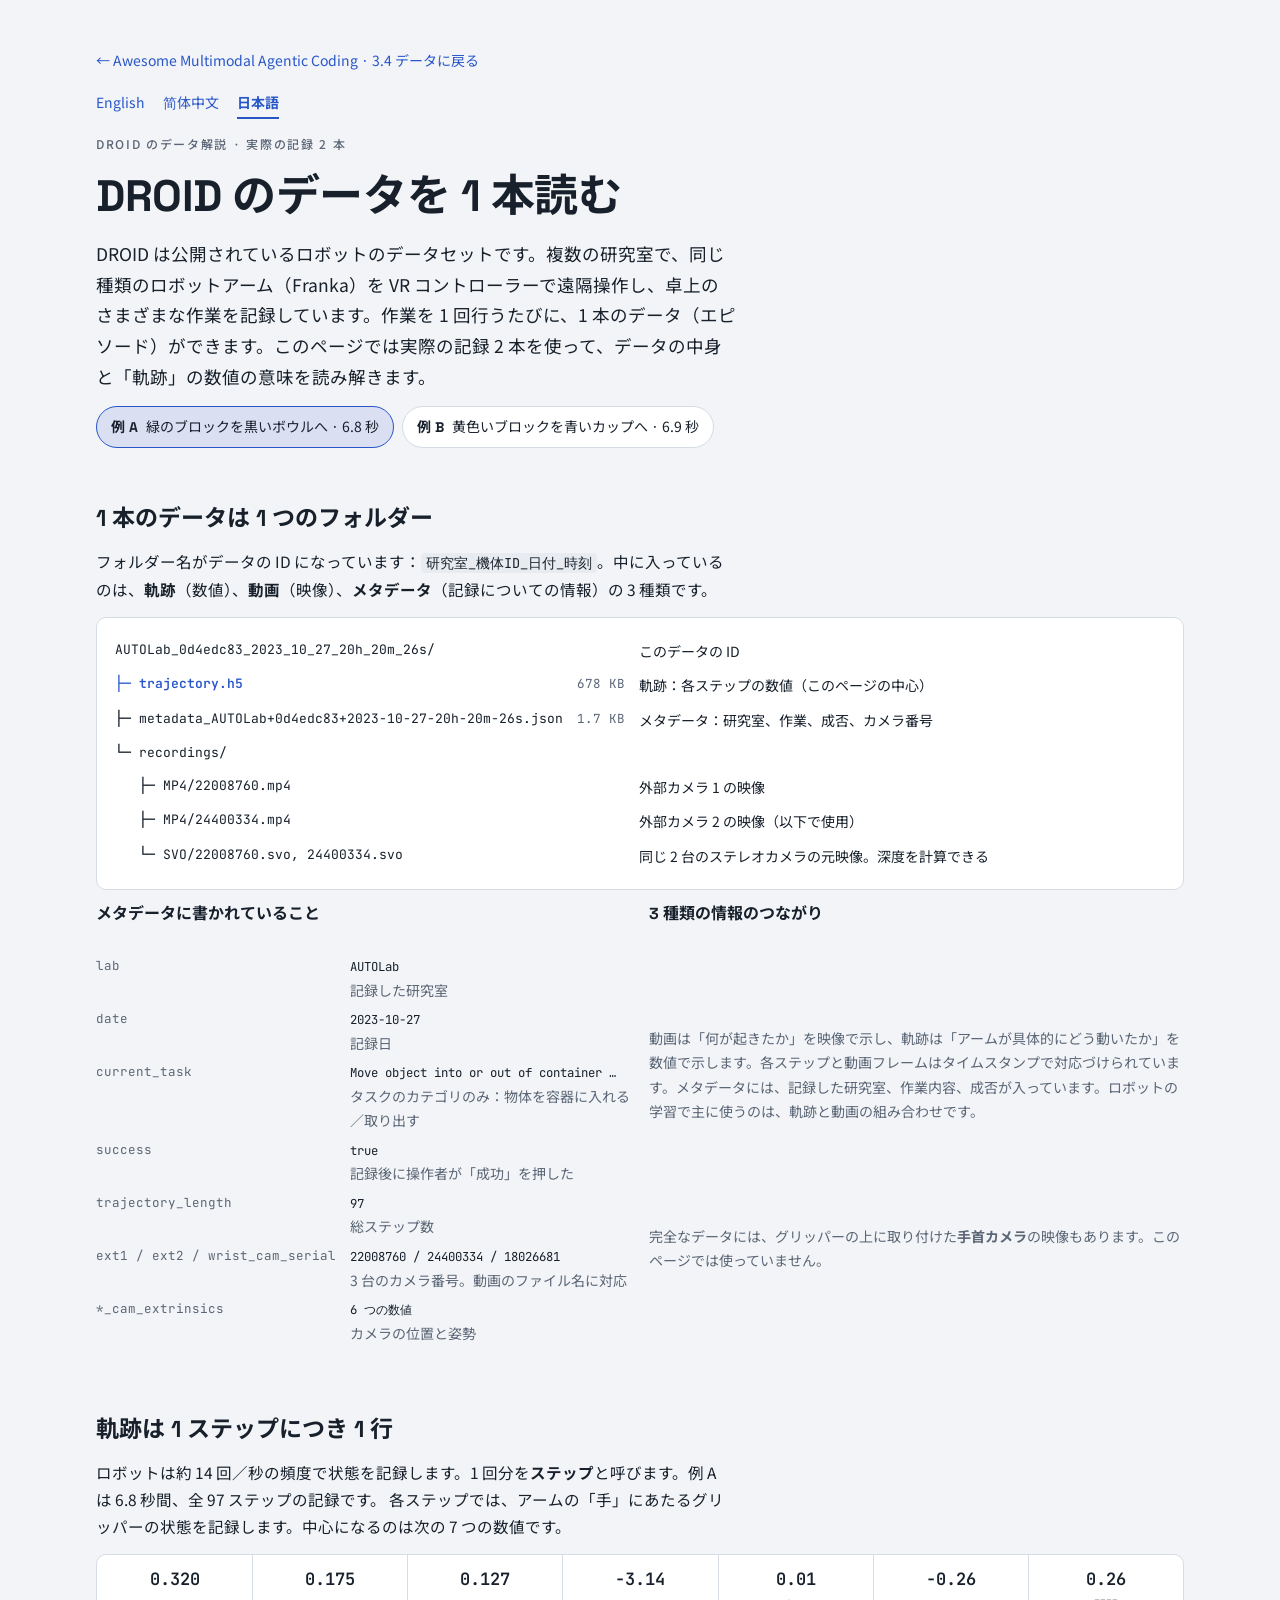
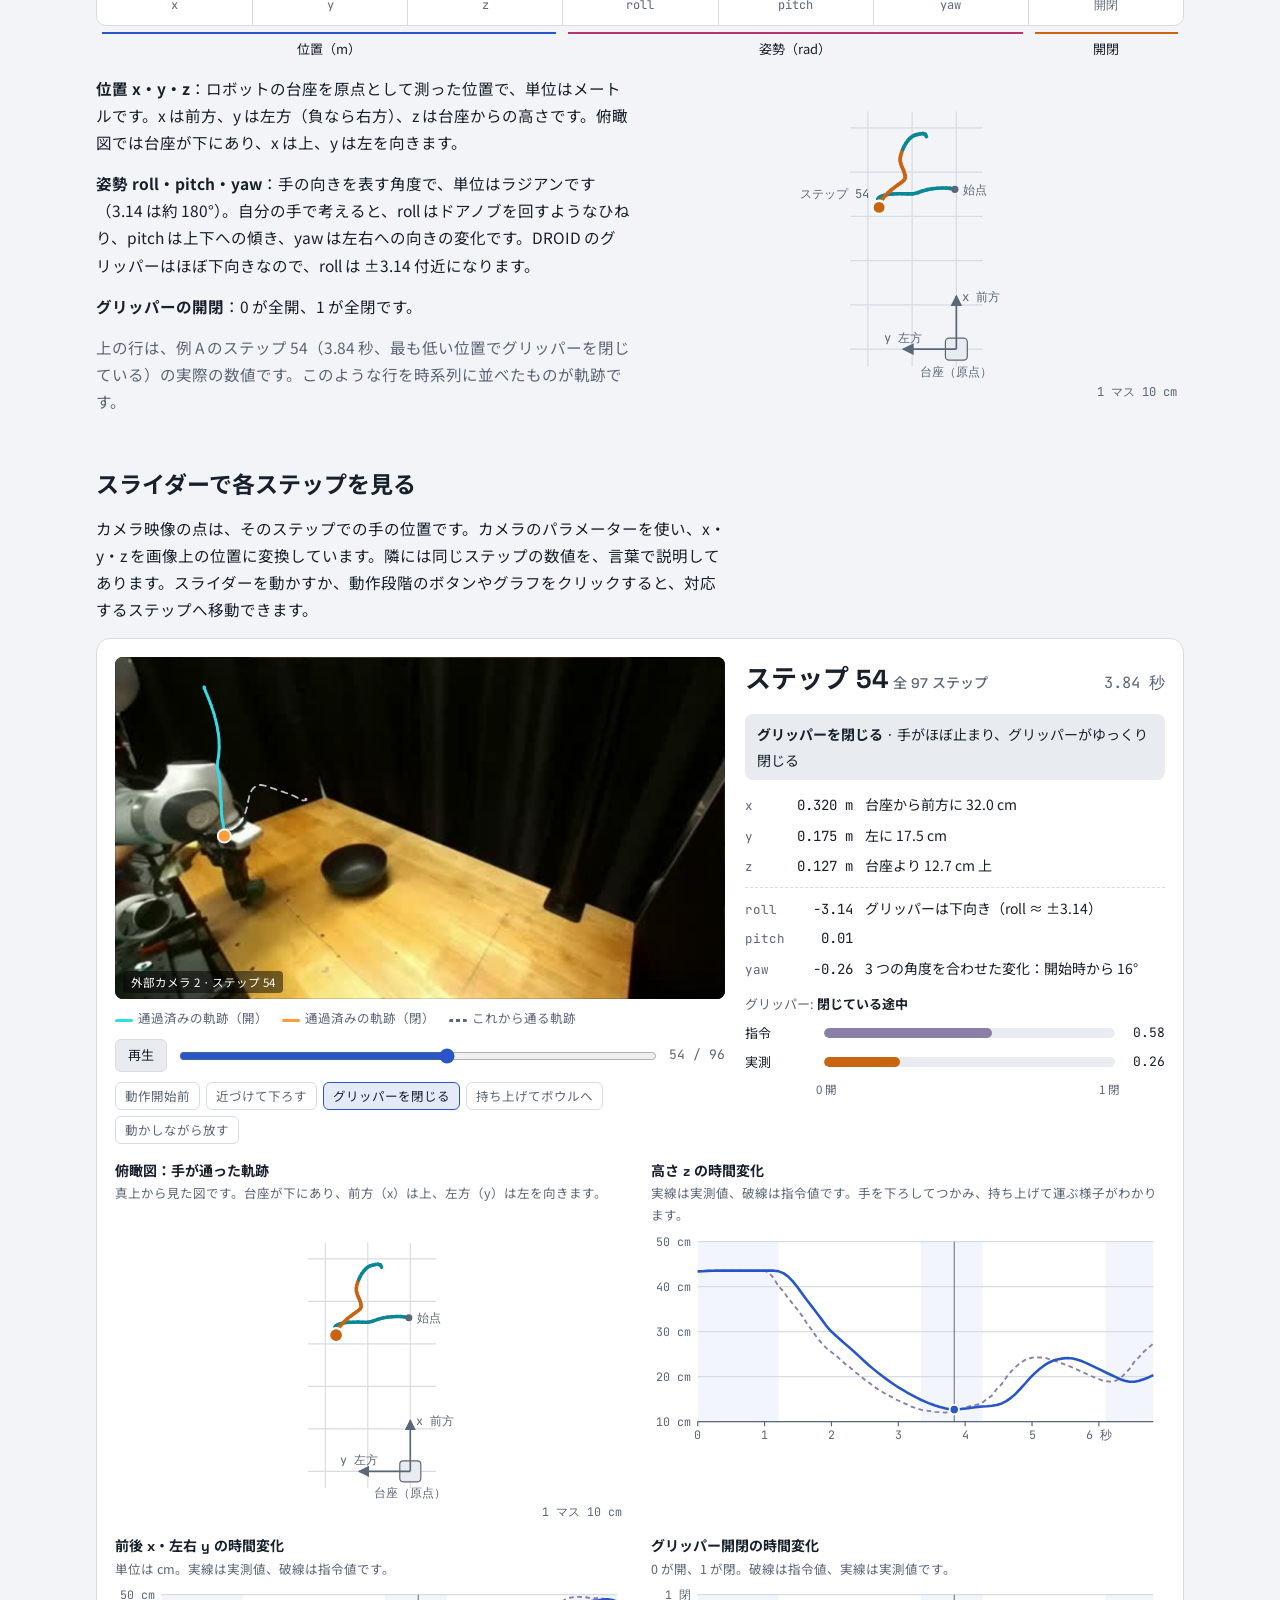
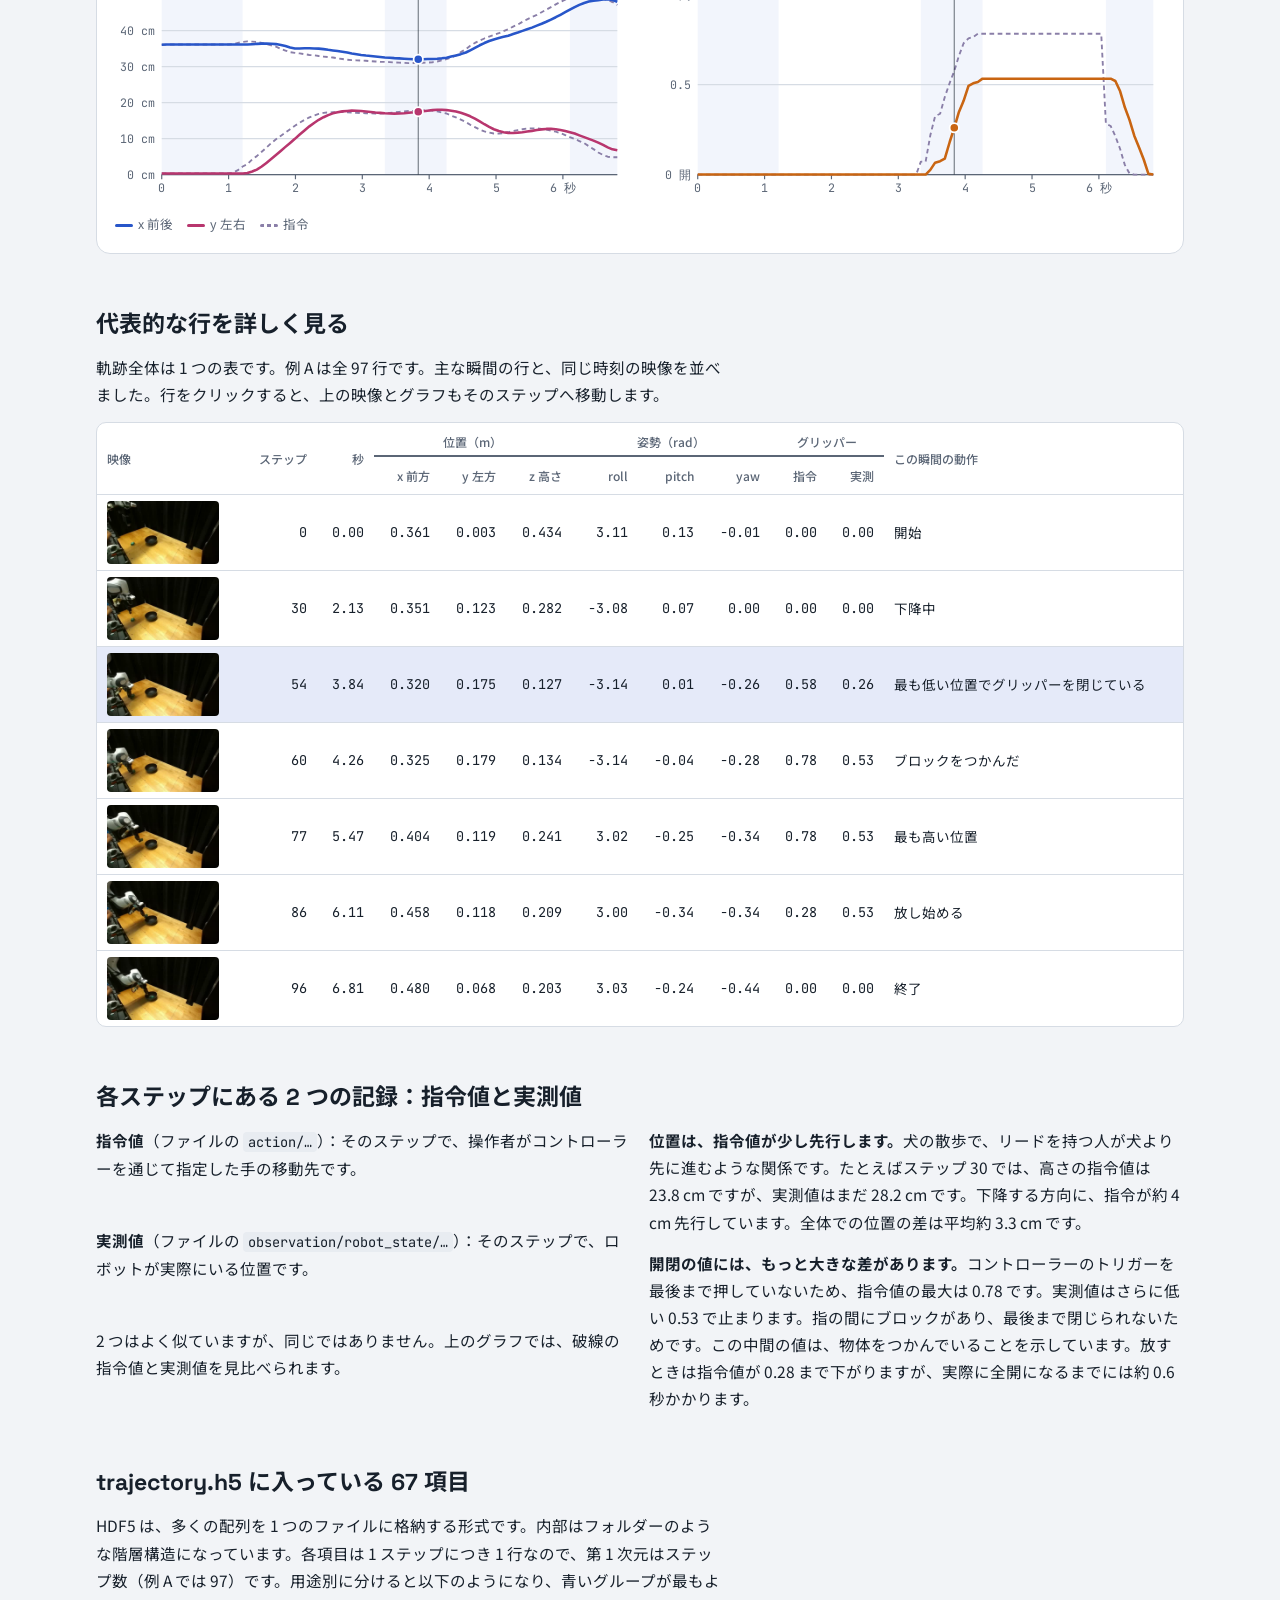
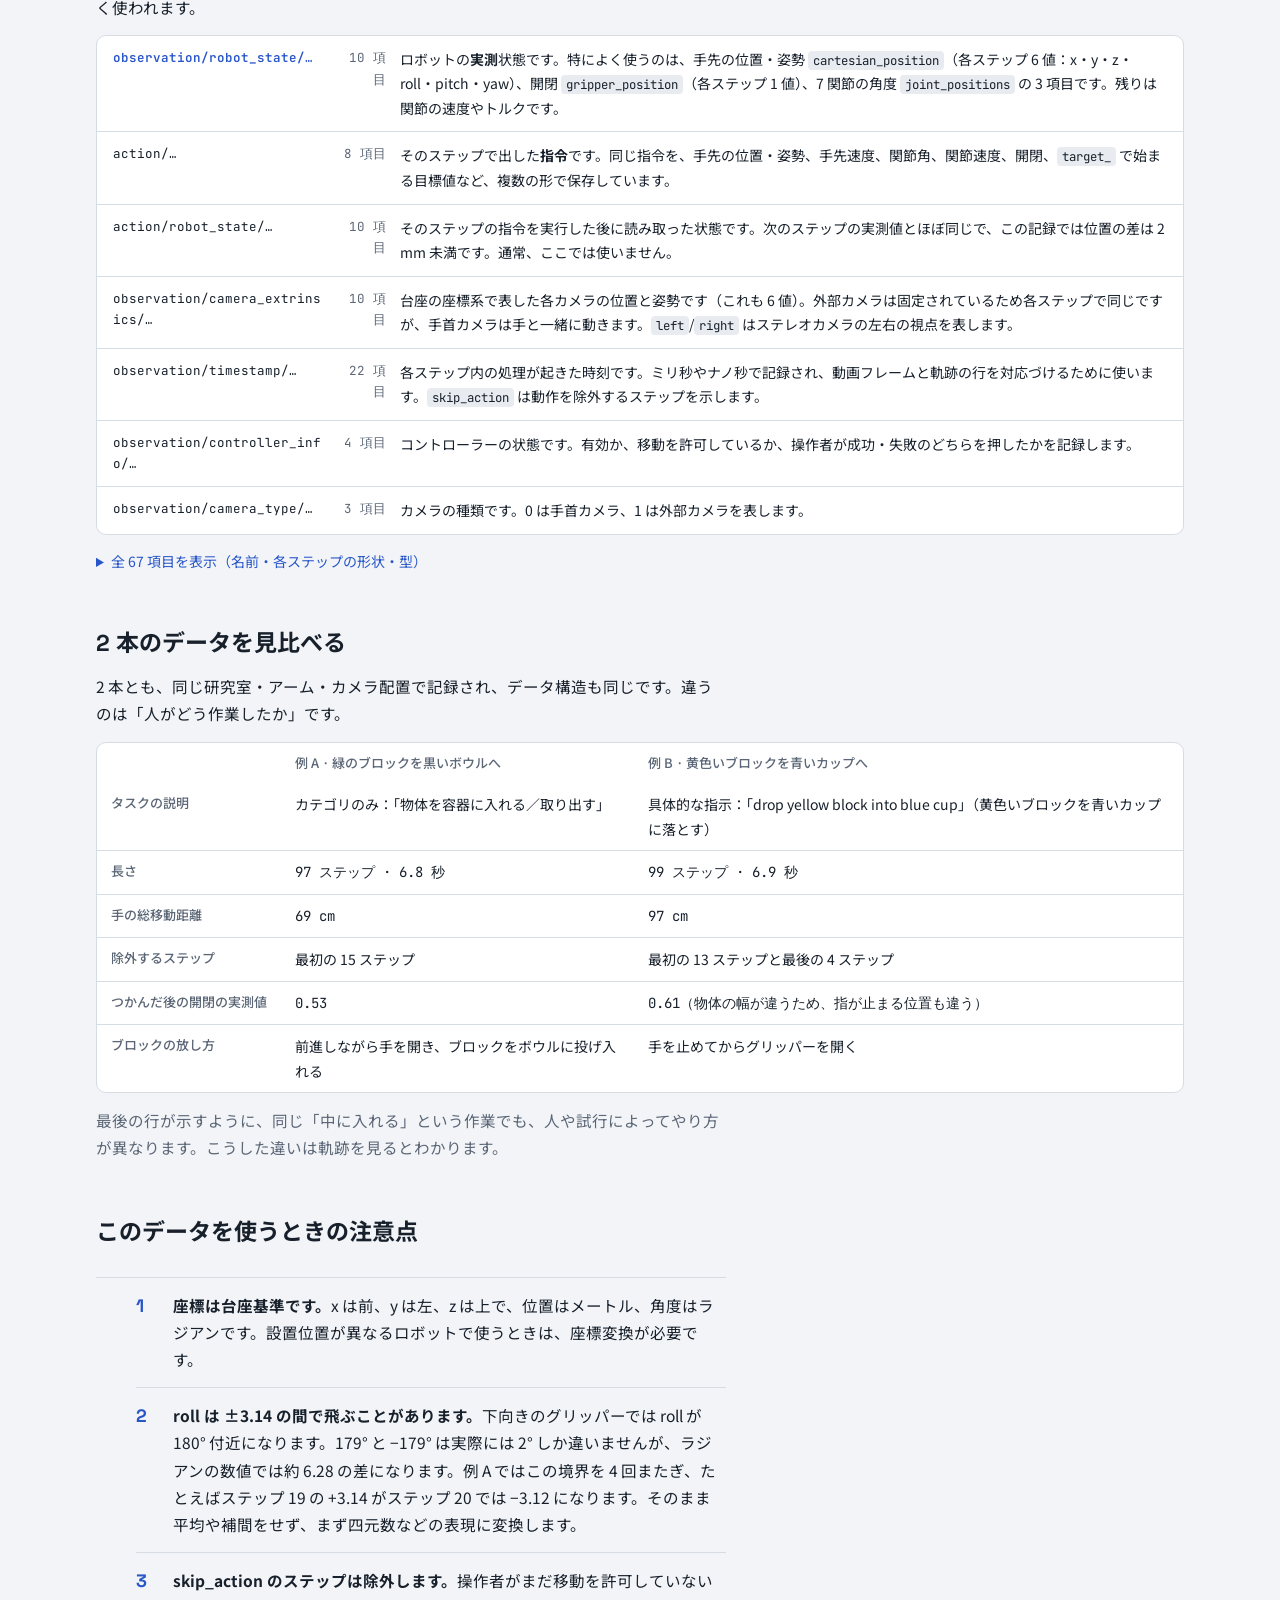
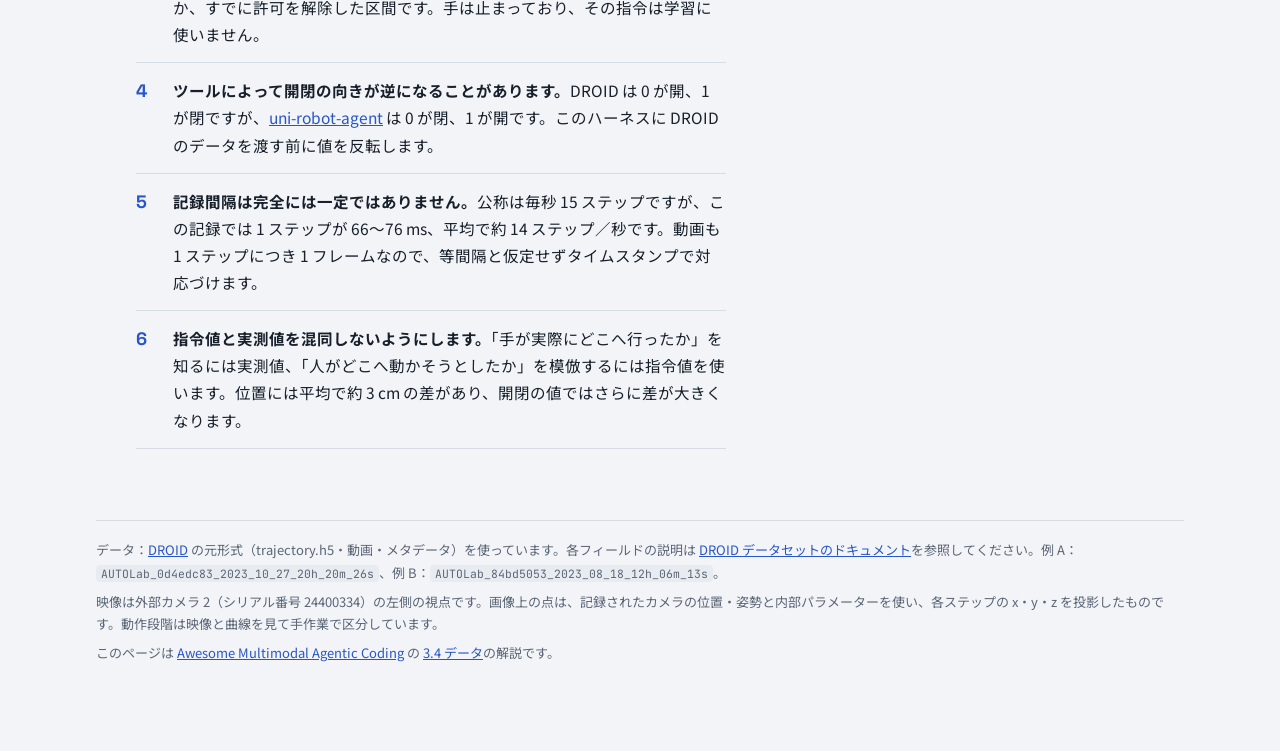
<file: stage3/droid-data/index.ja.html>
<!DOCTYPE html>

<html lang="ja">
<head>
<meta charset="utf-8"/>
<meta content="width=device-width,initial-scale=1,viewport-fit=cover" name="viewport"/>
<title>DROID のデータを 1 本読む</title>
<meta content="実際の DROID データ 2 本を使い、ファイル構成、カメラ映像、軌跡と数値の意味を読み解きます。" name="description"/>
<link href="https://fonts.googleapis.com" rel="preconnect"/>
<link crossorigin="" href="https://fonts.gstatic.com" rel="preconnect"/>
<link href="https://fonts.googleapis.com/css2?family=JetBrains+Mono:wght@400;600&amp;family=Noto+Sans+JP:wght@400;500;700&amp;family=Space+Grotesk:wght@500;700&amp;display=swap" rel="stylesheet"/>
<link href="styles.css" rel="stylesheet"/>
<link href="index.html" hreflang="zh-CN" rel="alternate"/><link href="index.en.html" hreflang="en" rel="alternate"/><link href="index.ja.html" hreflang="ja" rel="alternate"/></head>
<body>
<div class="wrap">
<header class="stack">
<nav class="back"><a href="https://github.com/jiangjin1999/awesome-multimodal-agentic-coding/blob/main/README.ja.md#s3-4">← Awesome Multimodal Agentic Coding · 3.4 データに戻る</a></nav><nav aria-label="言語を選択" class="languages"><a href="index.en.html" hreflang="en" lang="en">English</a><a href="index.html" hreflang="zh-CN" lang="zh-CN">简体中文</a><a aria-current="page" href="index.ja.html" hreflang="ja" lang="ja">日本語</a></nav>
<div class="eyebrow">DROID のデータ解説 · 実際の記録 2 本</div>
<h1><span class="no-wrap">DROID のデータを</span> <span class="no-wrap">1 本読む</span></h1>
<p class="lead">DROID は公開されているロボットのデータセットです。複数の研究室で、同じ種類のロボットアーム（Franka）を VR コントローラーで遠隔操作し、卓上のさまざまな作業を記録しています。作業を 1 回行うたびに、1 本のデータ（エピソード）ができます。このページでは実際の記録 2 本を使って、データの中身と「軌跡」の数値の意味を読み解きます。</p>
<div aria-label="例を選択" class="switch" role="group">
<button aria-pressed="true" data-case="A" id="btn-A"><b>例 A</b><span>緑のブロックを黒いボウルへ · 6.8 秒</span></button>
<button aria-pressed="false" data-case="B" id="btn-B"><b>例 B</b><span>黄色いブロックを青いカップへ · 6.9 秒</span></button>
</div>
</header>
<section class="stack">
<h2>1 本のデータは 1 つのフォルダー</h2>
<p class="prose">フォルダー名がデータの ID になっています：<code>研究室_機体ID_日付_時刻</code>。中に入っているのは、<b>軌跡</b>（数値）、<b>動画</b>（映像）、<b>メタデータ</b>（記録についての情報）の 3 種類です。</p>
<div class="tree"><table id="tree"></table></div>
<div class="cols">
<div class="stack">
<h3>メタデータに書かれていること</h3>
<dl class="kv" id="meta"></dl>
</div>
<div class="stack">
<h3>3 種類の情報のつながり</h3>
<p class="muted" style="font-size:14px">動画は「何が起きたか」を映像で示し、軌跡は「アームが具体的にどう動いたか」を数値で示します。各ステップと動画フレームはタイムスタンプで対応づけられています。メタデータには、記録した研究室、作業内容、成否が入っています。ロボットの学習で主に使うのは、軌跡と動画の組み合わせです。</p>
<p class="muted" style="font-size:14px">完全なデータには、グリッパーの上に取り付けた<b>手首カメラ</b>の映像もあります。このページでは使っていません。</p>
</div>
</div>
</section>
<section class="stack">
<h2>軌跡は 1 ステップにつき 1 行</h2>
<div class="prose stack">
<p>ロボットは約 14 回／秒の頻度で状態を記録します。1 回分を<b>ステップ</b>と呼びます。<span id="intro-len"></span> 各ステップでは、アームの「手」にあたるグリッパーの状態を記録します。中心になるのは次の 7 つの数値です。</p>
</div>
<div>
<div class="row7" id="row7"></div>
<div class="groups7"><div>位置（m）</div><div>姿勢（rad）</div><div>開閉</div></div>
</div>
<div class="cols">
<div class="stack prose">
<p><b>位置 x・y・z</b>：ロボットの台座を原点として測った位置で、単位はメートルです。x は前方、y は左方（負なら右方）、z は台座からの高さです。俯瞰図では台座が下にあり、x は上、y は左を向きます。</p>
<p><b>姿勢 roll・pitch・yaw</b>：手の向きを表す角度で、単位はラジアンです（3.14 は約 180°）。自分の手で考えると、roll はドアノブを回すようなひねり、pitch は上下への傾き、yaw は左右への向きの変化です。DROID のグリッパーはほぼ下向きなので、roll は ±3.14 付近になります。</p>
<p><b>グリッパーの開閉</b>：0 が全開、1 が全閉です。</p>
<p class="muted">上の行は、<span id="row7-when"></span>の実際の数値です。このような行を時系列に並べたものが軌跡です。</p>
</div>
<div class="chart" id="topview-static"></div>
</div>
</section>
<section class="stack" id="viewer">
<div class="stack prose">
<h2>スライダーで各ステップを見る</h2>
<p>カメラ映像の点は、そのステップでの手の位置です。カメラのパラメーターを使い、x・y・z を画像上の位置に変換しています。隣には同じステップの数値を、言葉で説明してあります。スライダーを動かすか、動作段階のボタンやグラフをクリックすると、対応するステップへ移動できます。</p>
</div>
<div class="panel">
<div class="panel-top">
<div>
<div class="frame"><canvas aria-label="外部カメラの映像と手の軌跡" height="576" id="cv" width="1024"></canvas><span class="cap" id="cap"></span></div>
<div class="legend">
<span><i style="background:var(--ov-open)"></i>通過済みの軌跡（開）</span>
<span><i style="background:var(--ov-closed)"></i>通過済みの軌跡（閉）</span>
<span><i style="background:repeating-linear-gradient(90deg,var(--muted) 0 4px,transparent 4px 7px)"></i>これから通る軌跡</span>
</div>
<div class="ctl">
<button id="play" type="button">再生</button>
<input aria-label="ステップを選択" id="slider" max="96" min="0" type="range" value="0"/>
<span class="num" id="slabel"></span>
</div>
<div class="phases" id="phases"></div>
</div>
<div class="now">
<div class="now-head"><div class="big" id="now-step"></div><div class="num muted" id="now-time"></div></div>
<div class="phase-box" id="now-phase"></div>
<div class="decode" id="decode"></div>
<div class="bars" id="bars"></div>
</div>
</div>
<div class="charts">
<div class="chart"><h3>俯瞰図：手が通った軌跡</h3><p>真上から見た図です。台座が下にあり、前方（x）は上、左方（y）は左を向きます。</p><div id="c-top"></div></div>
<div class="chart"><h3>高さ z の時間変化</h3><p>実線は実測値、破線は指令値です。手を下ろしてつかみ、持ち上げて運ぶ様子がわかります。</p><div id="c-z"></div></div>
<div class="chart"><h3>前後 x・左右 y の時間変化</h3><p>単位は cm。実線は実測値、破線は指令値です。</p><div id="c-xy"></div></div>
<div class="chart"><h3>グリッパー開閉の時間変化</h3><p>0 が開、1 が閉。破線は指令値、実線は実測値です。</p><div id="c-g"></div></div>
</div>
</div>
</section>
<section class="stack">
<h2>代表的な行を詳しく見る</h2>
<p class="prose">軌跡全体は 1 つの表です。<span id="tbl-len"></span>。主な瞬間の行と、同じ時刻の映像を並べました。行をクリックすると、上の映像とグラフもそのステップへ移動します。</p>
<div class="tbl"><table>
<thead>
<tr><th class="l" rowspan="2">映像</th><th rowspan="2">ステップ</th><th rowspan="2">秒</th>
<th class="grp" colspan="3">位置（m）</th><th class="grp" colspan="3">姿勢（rad）</th><th class="grp" colspan="2">グリッパー</th><th class="l" rowspan="2">この瞬間の動作</th></tr>
<tr><th>x 前方</th><th>y 左方</th><th>z 高さ</th><th>roll</th><th>pitch</th><th>yaw</th><th>指令</th><th>実測</th></tr>
</thead>
<tbody id="keys"></tbody>
</table></div>
</section>
<section class="stack">
<h2>各ステップにある 2 つの記録：指令値と実測値</h2>
<div class="cols">
<div class="stack prose">
<p><b>指令値</b>（ファイルの <code>action/…</code>）：そのステップで、操作者がコントローラーを通じて指定した手の移動先です。</p>
<p><b>実測値</b>（ファイルの <code>observation/robot_state/…</code>）：そのステップで、ロボットが実際にいる位置です。</p>
<p>2 つはよく似ていますが、同じではありません。上のグラフでは、破線の指令値と実測値を見比べられます。</p>
</div>
<div class="stack prose">
<p><b>位置は、指令値が少し先行します。</b>犬の散歩で、リードを持つ人が犬より先に進むような関係です。<span id="lead-text"></span></p>
<p><b>開閉の値には、もっと大きな差があります。</b><span id="grip-text"></span></p>
</div>
</div>
</section>
<section class="stack">
<h2>trajectory.h5 に入っている 67 項目</h2>
<p class="prose">HDF5 は、多くの配列を 1 つのファイルに格納する形式です。内部はフォルダーのような階層構造になっています。各項目は 1 ステップにつき 1 行なので、第 1 次元はステップ数（例 A では 97）です。用途別に分けると以下のようになり、青いグループが最もよく使われます。</p>
<div class="fg">
<div class="star"><span class="p">observation/robot_state/…</span><span class="n">10 項目</span><span>ロボットの<b>実測</b>状態です。特によく使うのは、手先の位置・姿勢 <code>cartesian_position</code>（各ステップ 6 値：x・y・z・roll・pitch・yaw）、開閉 <code>gripper_position</code>（各ステップ 1 値）、7 関節の角度 <code>joint_positions</code> の 3 項目です。残りは関節の速度やトルクです。</span></div>
<div><span class="p">action/…</span><span class="n">8 項目</span><span>そのステップで出した<b>指令</b>です。同じ指令を、手先の位置・姿勢、手先速度、関節角、関節速度、開閉、<code>target_</code> で始まる目標値など、複数の形で保存しています。</span></div>
<div><span class="p">action/robot_state/…</span><span class="n">10 項目</span><span>そのステップの指令を実行した後に読み取った状態です。次のステップの実測値とほぼ同じで、この記録では位置の差は 2 mm 未満です。通常、ここでは使いません。</span></div>
<div><span class="p">observation/camera_extrinsics/…</span><span class="n">10 項目</span><span>台座の座標系で表した各カメラの位置と姿勢です（これも 6 値）。外部カメラは固定されているため各ステップで同じですが、手首カメラは手と一緒に動きます。<code>left</code>/<code>right</code> はステレオカメラの左右の視点を表します。</span></div>
<div><span class="p">observation/timestamp/…</span><span class="n">22 項目</span><span>各ステップ内の処理が起きた時刻です。ミリ秒やナノ秒で記録され、動画フレームと軌跡の行を対応づけるために使います。<code>skip_action</code> は動作を除外するステップを示します。</span></div>
<div><span class="p">observation/controller_info/…</span><span class="n">4 項目</span><span>コントローラーの状態です。有効か、移動を許可しているか、操作者が成功・失敗のどちらを押したかを記録します。</span></div>
<div><span class="p">observation/camera_type/…</span><span class="n">3 項目</span><span>カメラの種類です。0 は手首カメラ、1 は外部カメラを表します。</span></div>
</div>
<details><summary>全 67 項目を表示（名前・各ステップの形状・型）</summary><div class="flist"><table id="flist"></table></div></details>
</section>
<section class="stack">
<h2>2 本のデータを見比べる</h2>
<p class="prose">2 本とも、同じ研究室・アーム・カメラ配置で記録され、データ構造も同じです。違うのは「人がどう作業したか」です。</p>
<div class="compare"><table>
<thead><tr><th></th><th>例 A · 緑のブロックを黒いボウルへ</th><th>例 B · 黄色いブロックを青いカップへ</th></tr></thead>
<tbody>
<tr><th>タスクの説明</th><td>カテゴリのみ：「物体を容器に入れる／取り出す」</td><td>具体的な指示：「drop yellow block into blue cup」（黄色いブロックを青いカップに落とす）</td></tr>
<tr><th>長さ</th><td class="num">97 ステップ · 6.8 秒</td><td class="num">99 ステップ · 6.9 秒</td></tr>
<tr><th>手の総移動距離</th><td class="num">69 cm</td><td class="num">97 cm</td></tr>
<tr><th>除外するステップ</th><td>最初の 15 ステップ</td><td>最初の 13 ステップと最後の 4 ステップ</td></tr>
<tr><th>つかんだ後の開閉の実測値</th><td class="num">0.53</td><td class="num">0.61（物体の幅が違うため、指が止まる位置も違う）</td></tr>
<tr><th>ブロックの放し方</th><td>前進しながら手を開き、ブロックをボウルに投げ入れる</td><td>手を止めてからグリッパーを開く</td></tr>
</tbody>
</table></div>
<p class="prose muted">最後の行が示すように、同じ「中に入れる」という作業でも、人や試行によってやり方が異なります。こうした違いは軌跡を見るとわかります。</p>
</section>
<section class="stack">
<h2>このデータを使うときの注意点</h2>
<ol class="notes prose">
<li><span><b>座標は台座基準です。</b>x は前、y は左、z は上で、位置はメートル、角度はラジアンです。設置位置が異なるロボットで使うときは、座標変換が必要です。</span></li>
<li><span><b>roll は ±3.14 の間で飛ぶことがあります。</b>下向きのグリッパーでは roll が 180° 付近になります。179° と −179° は実際には 2° しか違いませんが、ラジアンの数値では約 6.28 の差になります。例 A ではこの境界を 4 回またぎ、たとえばステップ 19 の +3.14 がステップ 20 では −3.12 になります。そのまま平均や補間をせず、まず四元数などの表現に変換します。</span></li>
<li><span><b>skip_action のステップは除外します。</b>操作者がまだ移動を許可していないか、すでに許可を解除した区間です。手は止まっており、その指令は学習に使いません。</span></li>
<li><span><b>ツールによって開閉の向きが逆になることがあります。</b>DROID は 0 が開、1 が閉ですが、<a href="https://github.com/Open-RUA/uni-robot-agent">uni-robot-agent</a> は 0 が閉、1 が開です。このハーネスに DROID のデータを渡す前に値を反転します。</span></li>
<li><span><b>記録間隔は完全には一定ではありません。</b>公称は毎秒 15 ステップですが、この記録では 1 ステップが 66〜76 ms、平均で約 14 ステップ／秒です。動画も 1 ステップにつき 1 フレームなので、等間隔と仮定せずタイムスタンプで対応づけます。</span></li>
<li><span><b>指令値と実測値を混同しないようにします。</b>「手が実際にどこへ行ったか」を知るには実測値、「人がどこへ動かそうとしたか」を模倣するには指令値を使います。位置には平均で約 3 cm の差があり、開閉の値ではさらに差が大きくなります。</span></li>
</ol>
</section>
<footer class="foot">
<p>データ：<a href="https://droid-dataset.github.io/">DROID</a> の元形式（trajectory.h5・動画・メタデータ）を使っています。各フィールドの説明は <a href="https://droid-dataset.github.io/droid/the-droid-dataset">DROID データセットのドキュメント</a>を参照してください。例 A：<code>AUTOLab_0d4edc83_2023_10_27_20h_20m_26s</code>、例 B：<code>AUTOLab_84bd5053_2023_08_18_12h_06m_13s</code>。</p>
<p>映像は外部カメラ 2（シリアル番号 24400334）の左側の視点です。画像上の点は、記録されたカメラの位置・姿勢と内部パラメーターを使い、各ステップの x・y・z を投影したものです。動作段階は映像と曲線を見て手作業で区分しています。</p>
<p>このページは <a href="https://github.com/jiangjin1999/awesome-multimodal-agentic-coding">Awesome Multimodal Agentic Coding</a> の <a href="https://github.com/jiangjin1999/awesome-multimodal-agentic-coding/blob/main/README.ja.md#s3-4">3.4 データ</a>の解説です。</p>
<p id="status"></p>
</footer>
</div>
<script src="i18n.js"></script>
<script src="app.js"></script>
</body>
</html>
</file>
<file: stage3/droid-data/styles.css>
/* Layout: a reading column of short sections, broken once by a wide instrument panel (video frame + the live row + four charts). */
:root {
  --bg: #f2f4f7; --surface: #ffffff; --sunk: #e8ecf1; --ink: #17202b; --muted: #5b6676; --line: #d6dce4;
  --accent: #2856c9; --y: #b8366e; --cmd: #8a7fa8; --open: #0b8796; --closed: #c96512;
  --band-a: rgba(40, 86, 201, .06); --band-b: rgba(40, 86, 201, .0); --hi: rgba(40, 86, 201, .12);
  --ov-open: #34dbe8; --ov-closed: #ff9d3d; --ov-future: rgba(255, 255, 255, .75);
  --f-body: "Noto Sans SC", "PingFang SC", "Hiragino Sans GB", "Microsoft YaHei", system-ui, sans-serif;
  --f-head: "Space Grotesk", "Noto Sans SC", "PingFang SC", system-ui, sans-serif;
  --f-mono: "JetBrains Mono", ui-monospace, "SF Mono", Menlo, Consolas, monospace;
}
@media (prefers-color-scheme: dark) { :root:not([data-theme="light"]) {
  --bg: #0f1318; --surface: #161b22; --sunk: #1d232c; --ink: #e4e8ee; --muted: #97a2b2; --line: #2a313b;
  --accent: #7ea1ff; --y: #f07aab; --cmd: #a99ccc; --open: #3cc6d4; --closed: #f39a4e;
  --band-a: rgba(126, 161, 255, .07); --band-b: rgba(126, 161, 255, 0); --hi: rgba(126, 161, 255, .16);
  color-scheme: dark } }
:root[data-theme="dark"] {
  --bg: #0f1318; --surface: #161b22; --sunk: #1d232c; --ink: #e4e8ee; --muted: #97a2b2; --line: #2a313b;
  --accent: #7ea1ff; --y: #f07aab; --cmd: #a99ccc; --open: #3cc6d4; --closed: #f39a4e;
  --band-a: rgba(126, 161, 255, .07); --band-b: rgba(126, 161, 255, 0); --hi: rgba(126, 161, 255, .16);
  color-scheme: dark }

* { box-sizing: border-box }
body { background: var(--bg); color: var(--ink); font-family: var(--f-body); font-size: 15.5px; line-height: 1.75 }
.wrap { max-width: 1120px; margin: 0 auto; padding-left: max(16px, env(safe-area-inset-left, 0px));
  padding-right: max(16px, env(safe-area-inset-right, 0px)); padding-block: 40px 72px; display: grid; gap: 56px }
.prose { max-width: 70ch }
h1, h2, h3 { font-family: var(--f-head); text-wrap: balance; margin: 0; line-height: 1.3 }
h1 { font-size: clamp(30px, 5vw, 44px); font-weight: 700; letter-spacing: -.01em }
h2 { font-size: 23px; font-weight: 700 }
h3 { font-size: 16px; font-weight: 700 }
p { margin: 0 }
.stack { display: grid; gap: 14px }
.eyebrow { font-size: 12px; letter-spacing: .14em; text-transform: uppercase; color: var(--muted); font-weight: 500 }
.lead { font-size: 17.5px; color: var(--ink); max-width: 64ch }
.muted { color: var(--muted) }
code, .mono { font-family: var(--f-mono); font-size: .88em }
code { background: var(--sunk); padding: 1px 5px; border-radius: 4px; overflow-wrap: anywhere }
.num { font-family: var(--f-mono); font-variant-numeric: tabular-nums }
a { color: var(--accent) }
.languages { display: flex; flex-wrap: wrap; gap: 8px 18px; font-size: 14px }
.languages a { text-decoration: none; padding: 3px 0 }
.languages a[aria-current="page"] { font-weight: 700; border-bottom: 2px solid var(--accent) }
.languages a:focus-visible { outline: 2px solid var(--accent); outline-offset: 3px }
.no-wrap { white-space: nowrap }
html:lang(ja) {
  --f-body: "Noto Sans JP", "Hiragino Kaku Gothic ProN", "Yu Gothic", system-ui, sans-serif;
  --f-head: "Space Grotesk", "Noto Sans JP", "Hiragino Kaku Gothic ProN", system-ui, sans-serif;
}

/* case switch */
.switch { display: flex; flex-wrap: wrap; gap: 8px }
.switch button { font: inherit; font-size: 14px; border: 1px solid var(--line); background: var(--surface); color: var(--ink);
  padding: 7px 14px; border-radius: 999px; cursor: pointer; display: flex; gap: 8px; align-items: baseline }
.switch button { max-width: 100%; text-align: left }
.switch button b { font-family: var(--f-head); flex-shrink: 0 }
.switch button span { min-width: 0; overflow-wrap: anywhere }
.switch button[aria-pressed="true"] { border-color: var(--accent); background: var(--hi) }
button:focus-visible, input:focus-visible, summary:focus-visible, tr:focus-visible { outline: 2px solid var(--accent); outline-offset: 2px }

/* folder tree */
.tree { background: var(--surface); border: 1px solid var(--line); border-radius: 10px; padding: 16px 18px; overflow-x: auto }
.tree table { border-collapse: collapse; font-size: 14px; min-width: 620px }
.tree td { padding: 5px 14px 5px 0; vertical-align: top }
.tree td:first-child { font-family: var(--f-mono); font-size: 13px; white-space: pre; color: var(--ink) }
.tree tr.star td:first-child { color: var(--accent); font-weight: 600 }
.tree td.size { font-family: var(--f-mono); font-size: 12.5px; color: var(--muted); white-space: nowrap; text-align: right }

.cols { display: grid; grid-template-columns: repeat(auto-fit, minmax(260px, 1fr)); gap: 18px }
.kv { display: grid; grid-template-columns: max-content minmax(0, 1fr); gap: 4px 14px; font-size: 14px }
.kv dt { font-family: var(--f-mono); font-size: 12.5px; color: var(--muted); padding-top: 2px }
.kv dd { margin: 0; min-width: 0; overflow-wrap: anywhere }
@media (max-width: 560px) {
  .kv { grid-template-columns: minmax(0, 1fr) }
  .kv dd { margin-bottom: 10px }
}

/* row anatomy */
.row7 { display: grid; grid-template-columns: repeat(7, minmax(0, 1fr)); border: 1px solid var(--line); border-radius: 10px; overflow: hidden; background: var(--surface) }
.row7 > div { padding: 10px 8px 9px; text-align: center; border-left: 1px solid var(--line); min-width: 0 }
.row7 > div:first-child { border-left: 0 }
.row7 .v { font-family: var(--f-mono); font-size: 17px; font-weight: 600; font-variant-numeric: tabular-nums }
.row7 .k { font-family: var(--f-mono); font-size: 12px; color: var(--muted) }
.groups7 { display: grid; grid-template-columns: 3fr 3fr 1fr; gap: 0; font-size: 13px; text-align: center; margin-top: 6px }
.groups7 div { border-top: 2px solid var(--muted); margin: 0 6px; padding-top: 4px; color: var(--muted) }
.groups7 div:nth-child(1) { border-color: var(--accent); color: var(--ink) }
.groups7 div:nth-child(2) { border-color: var(--y); color: var(--ink) }
.groups7 div:nth-child(3) { border-color: var(--closed); color: var(--ink) }
@media (max-width: 560px) { .row7 .v { font-size: 13px } .row7 > div { padding: 8px 2px } .groups7 { font-size: 12px } }

/* instrument panel */
.panel { background: var(--surface); border: 1px solid var(--line); border-radius: 14px; padding: 18px; display: grid; gap: 18px }
.panel-top { display: grid; grid-template-columns: minmax(0, 1.45fr) minmax(0, 1fr); gap: 20px; align-items: start }
@media (max-width: 880px) { .panel-top { grid-template-columns: minmax(0, 1fr) } }
.frame { position: relative; border-radius: 8px; overflow: hidden; background: #000; aspect-ratio: 16 / 9; max-width: 100% }
.frame canvas { width: 100%; height: 100%; display: block }
.frame .cap { position: absolute; left: 8px; bottom: 6px; font-size: 11.5px; color: #fff; background: rgba(0, 0, 0, .5); padding: 1px 8px; border-radius: 4px }
.legend { display: flex; flex-wrap: wrap; gap: 4px 14px; font-size: 12.5px; color: var(--muted); margin-top: 8px }
.legend i { display: inline-block; width: 18px; height: 3px; border-radius: 2px; vertical-align: middle; margin-right: 5px }
.ctl { display: flex; align-items: center; gap: 10px; margin-top: 10px }
.ctl button { font: inherit; font-size: 13px; border: 1px solid var(--line); background: var(--sunk); color: var(--ink); border-radius: 6px; padding: 4px 12px; cursor: pointer; white-space: nowrap }
.ctl input[type=range] { flex: 1; min-width: 0; accent-color: var(--accent) }
.ctl .num { font-size: 13px; color: var(--muted); white-space: nowrap }
.phases { display: flex; flex-wrap: wrap; gap: 6px; margin-top: 10px }
.phases button { font: inherit; font-size: 12.5px; border: 1px solid var(--line); background: transparent; color: var(--muted); border-radius: 6px; padding: 2px 9px; cursor: pointer }
.phases button[aria-current="true"] { color: var(--ink); border-color: var(--accent); background: var(--hi) }

.now { display: grid; gap: 12px }
.now-head { display: flex; justify-content: space-between; align-items: baseline; gap: 10px; flex-wrap: wrap }
.now-head .big { font-family: var(--f-head); font-size: 26px; font-weight: 700 }
.now-head .big small { font-size: 14px; color: var(--muted); font-weight: 500; margin-left: 4px }
.phase-box { background: var(--sunk); border-radius: 8px; padding: 8px 12px; font-size: 14px }
.phase-box b { font-family: var(--f-head) }
.decode { display: grid; grid-template-columns: max-content max-content minmax(0, 1fr); gap: 5px 12px; font-size: 14px; align-items: baseline }
.decode .k { font-family: var(--f-mono); font-size: 12.5px; color: var(--muted) }
.decode .v { font-family: var(--f-mono); font-variant-numeric: tabular-nums; text-align: right }
.decode .h { min-width: 0 }
.decode .sep { grid-column: 1 / -1; border-top: 1px dashed var(--line); margin: 3px 0 }
.bars { display: grid; gap: 6px; font-size: 13px }
.bar { display: grid; grid-template-columns: 5.5em minmax(0, 1fr) 3.2em; gap: 8px; align-items: center }
.bar .track { height: 10px; background: var(--sunk); border-radius: 5px; position: relative; overflow: hidden }
.bar .fill { position: absolute; inset: 0 auto 0 0; border-radius: 5px }
.bar .num { text-align: right }
.bar-scale { display: flex; justify-content: space-between; font-size: 11.5px; color: var(--muted); padding-left: calc(5.5em + 8px); padding-right: calc(3.2em + 8px) }

.charts { display: grid; grid-template-columns: repeat(2, minmax(0, 1fr)); gap: 14px 22px }
@media (max-width: 760px) { .charts { grid-template-columns: minmax(0, 1fr) } }
.chart h3 { font-size: 14px; margin-bottom: 2px }
.chart p { font-size: 12.5px; color: var(--muted); margin-bottom: 4px }
.chart svg { width: 100%; height: auto; display: block; cursor: crosshair }
svg text { fill: var(--muted); font-family: var(--f-mono); font-size: 10px }
svg .grid { stroke: var(--line); stroke-width: 1 }
svg .axis { stroke: var(--muted); stroke-width: 1 }
svg .band-a { fill: var(--band-a) } svg .band-b { fill: var(--band-b) }
svg .cursor { stroke: var(--ink); stroke-width: 1; opacity: .55 }

/* key table */
.tbl { overflow-x: auto; border: 1px solid var(--line); border-radius: 10px; background: var(--surface) }
.tbl table { border-collapse: collapse; width: 100%; min-width: 860px; font-size: 13.5px }
.tbl th { text-align: right; font-weight: 500; color: var(--muted); font-size: 12px; padding: 8px 10px; border-bottom: 1px solid var(--line); white-space: nowrap }
.tbl th.l, .tbl td.l { text-align: left }
.tbl td { padding: 6px 10px; border-bottom: 1px solid var(--line); text-align: right; font-family: var(--f-mono); font-variant-numeric: tabular-nums; white-space: nowrap }
.tbl td.l { font-family: var(--f-body); white-space: normal }
.tbl tr:last-child td { border-bottom: 0 }
.tbl tbody tr { cursor: pointer }
.tbl tbody tr:hover { background: var(--sunk) }
.tbl tbody tr.on { background: var(--hi) }
.thumb { width: 112px; aspect-ratio: 16 / 9; border-radius: 4px; background-color: #000; background-repeat: no-repeat }
.tbl th.grp { text-align: center; border-bottom: 2px solid var(--muted); padding-bottom: 3px }

/* two-column compare */
.compare { overflow-x: auto; border: 1px solid var(--line); border-radius: 10px; background: var(--surface) }
.compare table { border-collapse: collapse; width: 100%; min-width: 620px; font-size: 14px }
.compare th, .compare td { padding: 9px 14px; border-bottom: 1px solid var(--line); text-align: left; vertical-align: top }
.compare th { font-weight: 500; color: var(--muted); font-size: 13px; white-space: nowrap }
.compare tr:last-child td, .compare tr:last-child th { border-bottom: 0 }

/* field groups */
.fg { display: grid; gap: 0; border: 1px solid var(--line); border-radius: 10px; background: var(--surface); overflow: hidden }
.fg > div { display: grid; grid-template-columns: minmax(0, 15em) 3.5em minmax(0, 1fr); gap: 14px; padding: 11px 16px; border-top: 1px solid var(--line); font-size: 14px }
.fg > div:first-child { border-top: 0 }
.fg .p { font-family: var(--f-mono); font-size: 12.5px; overflow-wrap: anywhere }
.fg .n { font-family: var(--f-mono); color: var(--muted); font-size: 12.5px; text-align: right }
.fg .star .p { color: var(--accent); font-weight: 600 }
@media (max-width: 640px) { .fg > div { grid-template-columns: minmax(0, 1fr) 3em } .fg > div > :last-child { grid-column: 1 / -1 } }
details { font-size: 14px }
summary { cursor: pointer; color: var(--accent) }
.flist { overflow-x: auto; margin-top: 10px }
.flist table { border-collapse: collapse; font-size: 12.5px; min-width: 560px; width: 100% }
.flist td { font-family: var(--f-mono); padding: 3px 12px 3px 0; border-bottom: 1px solid var(--line); white-space: nowrap }

/* notes */
.notes { display: grid; gap: 0; counter-reset: n; border-top: 1px solid var(--line) }
.notes li { list-style: none; display: grid; grid-template-columns: 2em minmax(0, 1fr); gap: 6px; padding: 14px 0; border-bottom: 1px solid var(--line) }
.notes li::before { counter-increment: n; content: counter(n); font-family: var(--f-head); font-weight: 700; color: var(--accent); font-size: 18px; line-height: 1.5 }
.notes b { font-weight: 700 }
.notes ul { margin: 0; padding: 0 }
.back { font-size: 14px }
.back a { text-decoration: none }
.back a:hover { text-decoration: underline }
.foot { font-size: 13px; color: var(--muted); border-top: 1px solid var(--line); padding-top: 18px; display: grid; gap: 6px }
.err { color: var(--closed) }
@media (prefers-reduced-motion: reduce) { * { scroll-behavior: auto !important } }
</file>
